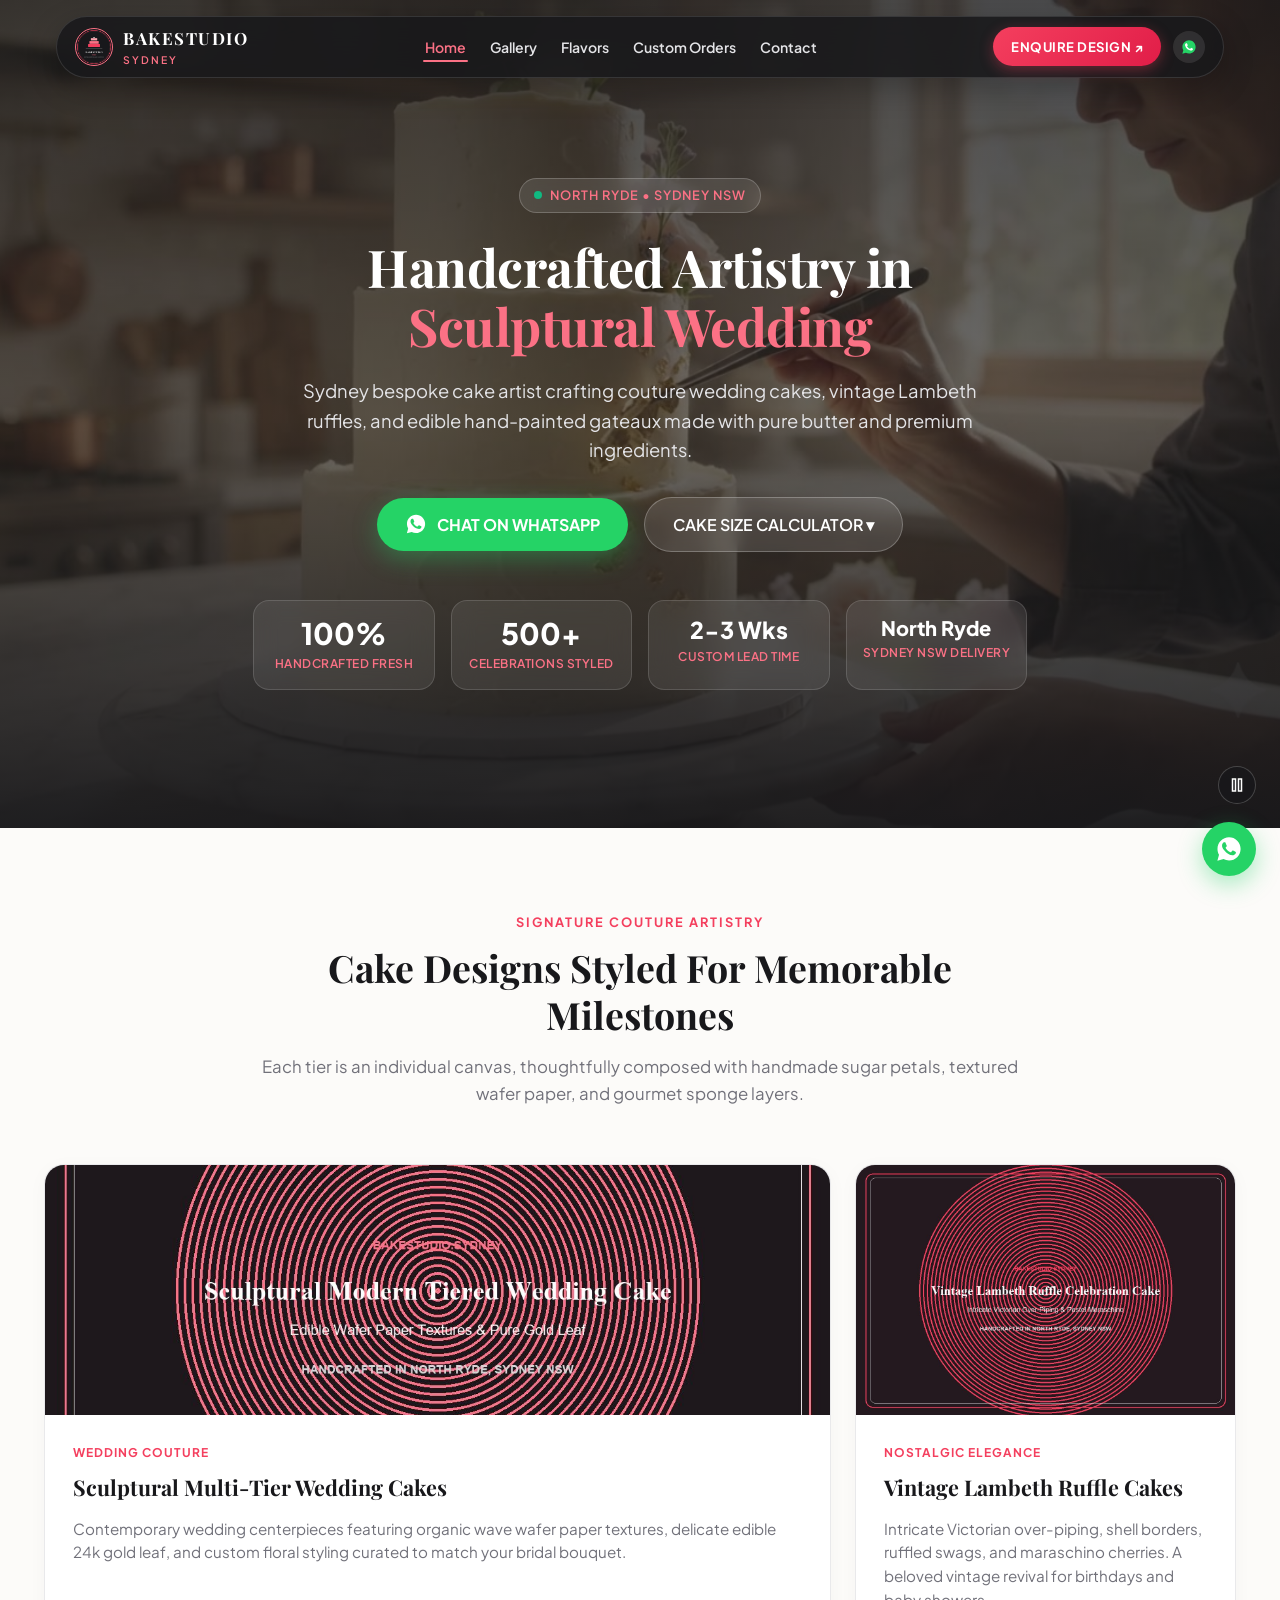
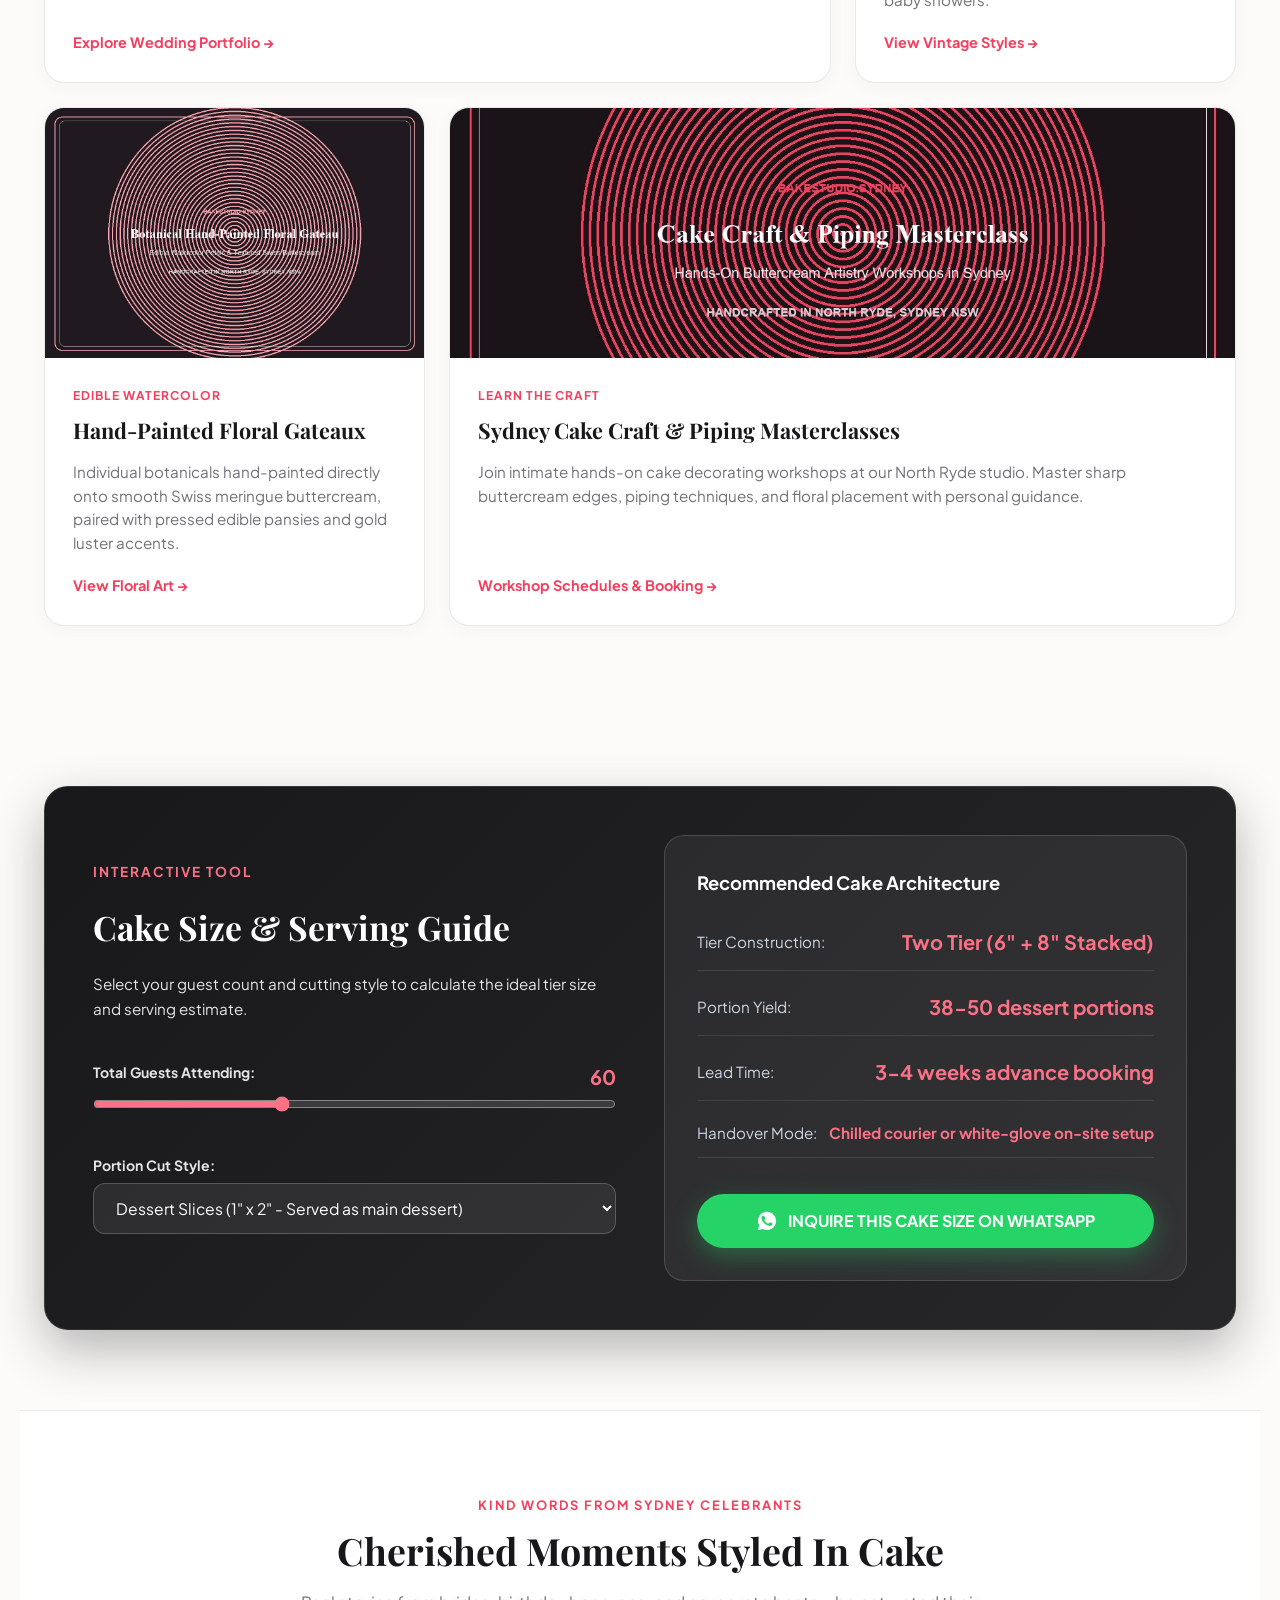
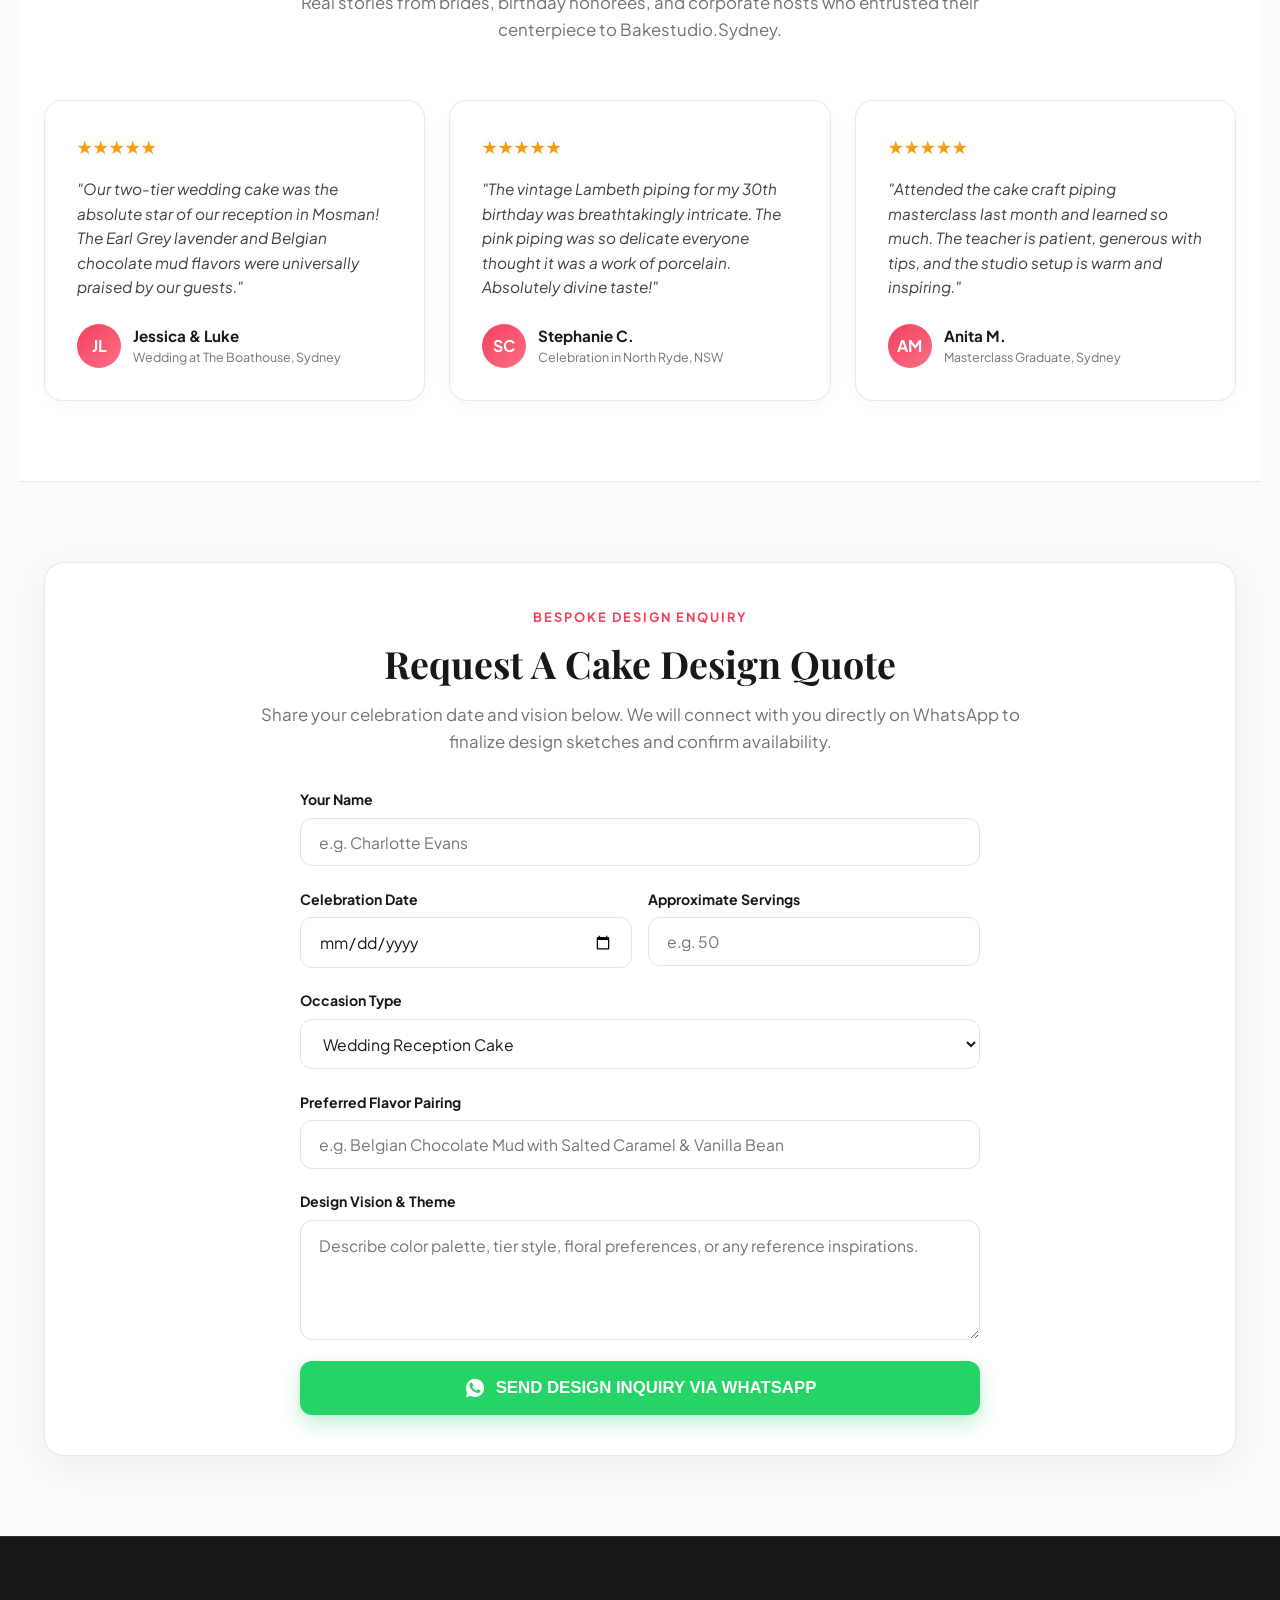
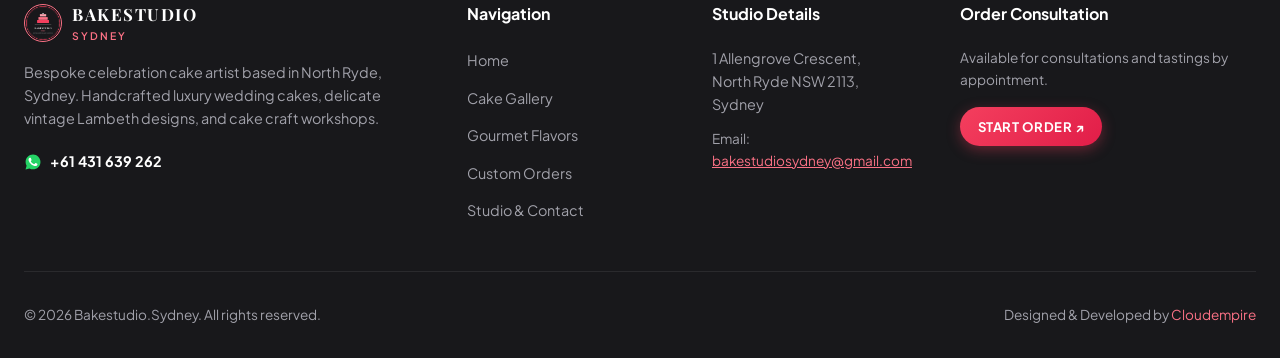
<file: index.html>
<!DOCTYPE html>
<html lang="en">
<head>
  <meta charset="UTF-8">
  <meta name="viewport" content="width=device-width, initial-scale=1.0">
  <title>Bakestudio.Sydney | Bespoke Celebration Cakes & Wedding Cake Artist</title>
  <meta name="description" content="Sydney bespoke custom celebration cakes, multi-tier sculptural wedding cakes, vintage Lambeth piping, and cake craft masterclasses based in North Ryde, NSW.">
  
  <!-- Multi-res Favicon Suite -->
  <link rel="icon" type="image/svg+xml" href="assets/images/favicon.svg">
  <link rel="icon" type="image/png" sizes="32x32" href="assets/images/favicon-32x32.png">
  <link rel="shortcut icon" href="assets/images/favicon.ico">
  <link rel="apple-touch-icon" sizes="180x180" href="assets/images/apple-touch-icon.png">

  <!-- Google Fonts -->
  <link rel="preconnect" href="https://fonts.googleapis.com">
  <link rel="preconnect" href="https://fonts.gstatic.com" crossorigin>
  <link href="https://fonts.googleapis.com/css2?family=Playfair+Display:ital,wght@0,600;0,700;0,800;1,600&family=Plus+Jakarta+Sans:wght@400;500;600;700;800&display=swap" rel="stylesheet">

  <link rel="stylesheet" href="assets/css/style.css">
</head>
<body>

  <!-- Floating Frosted Pill Header -->
  <header class="site-header">
    <div class="header-container">
      <a href="index.html" class="brand-block">
        <img src="assets/images/logo.png" alt="Bakestudio Emblem" class="brand-emblem">
        <div class="brand-info">
          <span class="brand-name">BAKESTUDIO</span>
          <span class="brand-sub">SYDNEY</span>
        </div>
      </a>

      <nav>
        <ul class="nav-links">
          <li><a href="index.html" class="nav-link active">Home</a></li>
          <li><a href="gallery.html" class="nav-link">Gallery</a></li>
          <li><a href="flavors.html" class="nav-link">Flavors</a></li>
          <li><a href="custom-orders.html" class="nav-link">Custom Orders</a></li>
          <li><a href="contact.html" class="nav-link">Contact</a></li>
        </ul>
      </nav>

      <div class="header-actions">
        <a href="custom-orders.html" class="btn-cta-pill">ENQUIRE DESIGN ↗</a>
        <div class="social-circle-icons">
          <a href="https://wa.me/61431639262" target="_blank" rel="noopener noreferrer" class="social-circle-btn" aria-label="WhatsApp">
            <svg viewBox="0 0 24 24" fill="none"><path d="M12.04 2C6.58 2 2.13 6.45 2.13 11.91C2.13 13.66 2.59 15.36 3.45 16.86L2.05 22L7.3 20.62C8.75 21.41 10.38 21.83 12.04 21.83C17.5 21.83 21.95 17.38 21.95 11.92C21.95 9.27 20.92 6.78 19.05 4.91C17.18 3.03 14.69 2 12.04 2Z" fill="#25D366"/><path d="M17.52 14.33C17.22 14.18 15.76 13.46 15.49 13.36C15.22 13.26 15.02 13.21 14.82 13.51C14.62 13.81 14.05 14.48 13.88 14.68C13.71 14.88 13.53 14.9 13.23 14.75C12.93 14.6 11.97 14.28 10.83 13.27C9.95 12.48 9.35 11.51 9.18 11.21C9.01 10.91 9.16 10.75 9.31 10.6C9.45 10.46 9.61 10.24 9.76 10.07C9.91 9.9 9.96 9.77 10.06 9.57C10.16 9.37 10.11 9.2 10.04 9.05C9.96 8.9 9.36 7.43 9.11 6.83C8.87 6.25 8.63 6.33 8.44 6.32C8.26 6.31 8.06 6.31 7.86 6.31C7.66 6.31 7.33 6.39 7.06 6.68C6.79 6.98 6.03 7.69 6.03 9.14C6.03 10.59 7.08 11.99 7.23 12.19C7.38 12.39 9.3 15.34 12.24 16.61C12.94 16.91 13.49 17.09 13.91 17.23C14.61 17.45 15.25 17.42 15.75 17.34C16.31 17.26 17.47 16.64 17.71 15.96C17.96 15.29 17.96 14.71 17.88 14.59C17.81 14.47 17.67 14.41 17.52 14.33Z" fill="#FFFFFF"/></svg>
          </a>
        </div>
        <button class="hamburger-toggle" aria-label="Toggle navigation" aria-expanded="false">
          <svg viewBox="0 0 24 24" fill="none" stroke="currentColor" stroke-width="2"><line x1="3" y1="12" x2="21" y2="12"></line><line x1="3" y1="6" x2="21" y2="6"></line><line x1="3" y1="18" x2="21" y2="18"></line></svg>
        </button>
      </div>
    </div>
  </header>

  <!-- 16:9 Gemini Video Hero Section -->
  <section class="hero-section">
    <div class="video-container">
      <video class="hero-video" autoplay muted loop playsinline poster="assets/images/hero-poster.jpg">
        <source src="assets/videos/hero.mp4" type="video/mp4">
      </video>
      <div class="video-overlay"></div>
    </div>

    <button class="video-control-btn" aria-label="Play or pause video">
      <svg width="18" height="18" viewBox="0 0 24 24" fill="none" stroke="currentColor" stroke-width="2"><rect x="6" y="4" width="4" height="16"></rect><rect x="14" y="4" width="4" height="16"></rect></svg>
    </button>

    <div class="hero-content">
      <div class="hero-badge">
        <span class="live-beacon"></span>
        <span>NORTH RYDE • SYDNEY NSW</span>
      </div>

      <h1 class="hero-title">
        Handcrafted Artistry in <br>
        <span class="dynamic-typewriter" style="color: var(--color-accent-light);">Sculptural Wedding Cakes</span>
      </h1>

      <p class="hero-subtitle">
        Sydney bespoke cake artist crafting couture wedding cakes, vintage Lambeth ruffles, and edible hand-painted gateaux made with pure butter and premium ingredients.
      </p>

      <div class="hero-actions">
        <a href="https://wa.me/61431639262?text=Hi%20Bakestudio.Sydney!%20I%20would%20like%20to%20enquire%20about%20a%20custom%20cake%20design%20for%20my%20upcoming%20celebration." target="_blank" rel="noopener noreferrer" class="btn-hero-primary">
          <svg width="22" height="22" viewBox="0 0 24 24" fill="none"><path d="M12.04 2C6.58 2 2.13 6.45 2.13 11.91C2.13 13.66 2.59 15.36 3.45 16.86L2.05 22L7.3 20.62C8.75 21.41 10.38 21.83 12.04 21.83C17.5 21.83 21.95 17.38 21.95 11.92C21.95 9.27 20.92 6.78 19.05 4.91C17.18 3.03 14.69 2 12.04 2Z" fill="#FFFFFF"/><path d="M17.52 14.33C17.22 14.18 15.76 13.46 15.49 13.36C15.22 13.26 15.02 13.21 14.82 13.51C14.62 13.81 14.05 14.48 13.88 14.68C13.71 14.88 13.53 14.9 13.23 14.75C12.93 14.6 11.97 14.28 10.83 13.27C9.95 12.48 9.35 11.51 9.18 11.21C9.01 10.91 9.16 10.75 9.31 10.6C9.45 10.46 9.61 10.24 9.76 10.07C9.91 9.9 9.96 9.77 10.06 9.57C10.16 9.37 10.11 9.2 10.04 9.05C9.96 8.9 9.36 7.43 9.11 6.83C8.87 6.25 8.63 6.33 8.44 6.32C8.26 6.31 8.06 6.31 7.86 6.31C7.66 6.31 7.33 6.39 7.06 6.68C6.79 6.98 6.03 7.69 6.03 9.14C6.03 10.59 7.08 11.99 7.23 12.19C7.38 12.39 9.3 15.34 12.24 16.61C12.94 16.91 13.49 17.09 13.91 17.23C14.61 17.45 15.25 17.42 15.75 17.34C16.31 17.26 17.47 16.64 17.71 15.96C17.96 15.29 17.96 14.71 17.88 14.59C17.81 14.47 17.67 14.41 17.52 14.33Z" fill="#25D366"/></svg>
          <span>CHAT ON WHATSAPP</span>
        </a>
        <a href="#cake-calculator" class="btn-hero-secondary">CAKE SIZE CALCULATOR ▾</a>
      </div>

      <!-- 4 Telemetry Stats (Fold Guarantee) -->
      <div class="hero-telemetry-grid">
        <div class="hero-stat-card">
          <div class="stat-number stat-counter" data-target="100" data-suffix="%">100%</div>
          <div class="stat-label">Handcrafted Fresh</div>
        </div>
        <div class="hero-stat-card">
          <div class="stat-number stat-counter" data-target="500" data-suffix="+">500+</div>
          <div class="stat-label">Celebrations Styled</div>
        </div>
        <div class="hero-stat-card">
          <div class="stat-number" style="font-size: 1.45rem; color: #ffffff;">2-3 Wks</div>
          <div class="stat-label">Custom Lead Time</div>
        </div>
        <div class="hero-stat-card">
          <div class="stat-number" style="font-size: 1.25rem; color: #ffffff;">North Ryde</div>
          <div class="stat-label">Sydney NSW Delivery</div>
        </div>
      </div>
    </div>
  </section>

  <!-- Core Cake Artistry Bento Grid -->
  <section class="section">
    <div class="section-header">
      <span class="section-tag">SIGNATURE COUTURE ARTISTRY</span>
      <h2 class="section-title">Cake Designs Styled For Memorable Milestones</h2>
      <p class="section-desc">Each tier is an individual canvas, thoughtfully composed with handmade sugar petals, textured wafer paper, and gourmet sponge layers.</p>
    </div>

    <div class="bento-grid">
      <!-- Item 1: Luxury Wedding -->
      <div class="bento-card col-span-8">
        <img src="assets/images/cake-wedding-luxury.jpg" alt="Wedding Cakes" class="bento-img" loading="lazy" decoding="async">
        <div class="bento-body">
          <span class="bento-tag">WEDDING COUTURE</span>
          <h3 class="bento-title">Sculptural Multi-Tier Wedding Cakes</h3>
          <p class="bento-text">Contemporary wedding centerpieces featuring organic wave wafer paper textures, delicate edible 24k gold leaf, and custom floral styling curated to match your bridal bouquet.</p>
          <a href="gallery.html" class="btn-card-inquire">Explore Wedding Portfolio →</a>
        </div>
      </div>

      <!-- Item 2: Vintage Lambeth -->
      <div class="bento-card col-span-4">
        <img src="assets/images/cake-vintage-lambeth.jpg" alt="Vintage Lambeth" class="bento-img" loading="lazy" decoding="async">
        <div class="bento-body">
          <span class="bento-tag">NOSTALGIC ELEGANCE</span>
          <h3 class="bento-title">Vintage Lambeth Ruffle Cakes</h3>
          <p class="bento-text">Intricate Victorian over-piping, shell borders, ruffled swags, and maraschino cherries. A beloved vintage revival for birthdays and baby showers.</p>
          <a href="gallery.html" class="btn-card-inquire">View Vintage Styles →</a>
        </div>
      </div>

      <!-- Item 3: Hand-Painted Floral -->
      <div class="bento-card col-span-4">
        <img src="assets/images/cake-floral-painted.jpg" alt="Painted Cakes" class="bento-img" loading="lazy" decoding="async">
        <div class="bento-body">
          <span class="bento-tag">EDIBLE WATERCOLOR</span>
          <h3 class="bento-title">Hand-Painted Floral Gateaux</h3>
          <p class="bento-text">Individual botanicals hand-painted directly onto smooth Swiss meringue buttercream, paired with pressed edible pansies and gold luster accents.</p>
          <a href="gallery.html" class="btn-card-inquire">View Floral Art →</a>
        </div>
      </div>

      <!-- Item 4: Masterclasses -->
      <div class="bento-card col-span-8">
        <img src="assets/images/cake-masterclass.jpg" alt="Cake Masterclass" class="bento-img" loading="lazy" decoding="async">
        <div class="bento-body">
          <span class="bento-tag">LEARN THE CRAFT</span>
          <h3 class="bento-title">Sydney Cake Craft & Piping Masterclasses</h3>
          <p class="bento-text">Join intimate hands-on cake decorating workshops at our North Ryde studio. Master sharp buttercream edges, piping techniques, and floral placement with personal guidance.</p>
          <a href="contact.html" class="btn-card-inquire">Workshop Schedules & Booking →</a>
        </div>
      </div>
    </div>
  </section>

  <!-- Interactive Cake Size & Serving Calculator -->
  <section class="section" id="cake-calculator">
    <div class="estimator-card">
      <div class="estimator-grid">
        <div class="estimator-controls">
          <span style="color: var(--color-accent-light); font-weight: 700; letter-spacing: 2px; font-size: 0.85rem; text-transform: uppercase;">INTERACTIVE TOOL</span>
          <h2 style="font-family: var(--font-serif); font-size: 2.1rem; line-height: 1.25; font-weight: 700;">Cake Size & Serving Guide</h2>
          <p style="color: #e4e4e7; font-size: 0.95rem;">Select your guest count and cutting style to calculate the ideal tier size and serving estimate.</p>

          <div class="form-group" style="margin-top: 1rem;">
            <label class="form-label" style="color: #e4e4e7; display: flex; justify-content: space-between;">
              <span>Total Guests Attending:</span>
              <strong id="cakeGuestVal" style="color: #fb7185; font-size: 1.25rem;">60</strong>
            </label>
            <input type="range" id="cakeGuestSlider" min="10" max="150" step="5" value="60" style="width: 100%; accent-color: var(--color-accent-light); cursor: pointer; height: 8px;">
          </div>

          <div class="form-group">
            <label class="form-label" style="color: #e4e4e7;">Portion Cut Style:</label>
            <select id="portionType" class="form-control" style="background: rgba(255,255,255,0.08); color: #ffffff; border-color: rgba(255,255,255,0.2);">
              <option value="dessert" style="background: #18181b;">Dessert Slices (1" x 2" - Served as main dessert)</option>
              <option value="coffee" style="background: #18181b;">Coffee / Cocktail Slices (1" x 1" - Following a full meal)</option>
            </select>
          </div>
        </div>

        <div class="estimator-output">
          <h3 style="font-size: 1.15rem; font-weight: 700; color: #ffffff; margin-bottom: 0.5rem;">Recommended Cake Architecture</h3>
          
          <div class="calc-row">
            <span class="calc-label">Tier Construction:</span>
            <span class="calc-val" id="outTiers">Two Tier (6" + 8" Stacked)</span>
          </div>
          <div class="calc-row">
            <span class="calc-label">Portion Yield:</span>
            <span class="calc-val" id="outServings">38-50 dessert portions</span>
          </div>
          <div class="calc-row">
            <span class="calc-label">Lead Time:</span>
            <span class="calc-val" id="outLeadTime">3-4 weeks advance booking</span>
          </div>
          <div class="calc-row">
            <span class="calc-label">Handover Mode:</span>
            <span class="calc-val" id="outSetup" style="font-size: 0.95rem;">Chilled courier or white-glove setup</span>
          </div>

          <a id="btnCakeEstimateWa" href="https://wa.me/61431639262" target="_blank" rel="noopener noreferrer" class="btn-hero-primary" style="margin-top: 1rem; width: 100%; justify-content: center;">
            <svg width="22" height="22" viewBox="0 0 24 24" fill="none"><path d="M12.04 2C6.58 2 2.13 6.45 2.13 11.91C2.13 13.66 2.59 15.36 3.45 16.86L2.05 22L7.3 20.62C8.75 21.41 10.38 21.83 12.04 21.83C17.5 21.83 21.95 17.38 21.95 11.92C21.95 9.27 20.92 6.78 19.05 4.91C17.18 3.03 14.69 2 12.04 2Z" fill="#FFFFFF"/><path d="M17.52 14.33C17.22 14.18 15.76 13.46 15.49 13.36C15.22 13.26 15.02 13.21 14.82 13.51C14.62 13.81 14.05 14.48 13.88 14.68C13.71 14.88 13.53 14.9 13.23 14.75C12.93 14.6 11.97 14.28 10.83 13.27C9.95 12.48 9.35 11.51 9.18 11.21C9.01 10.91 9.16 10.75 9.31 10.6C9.45 10.46 9.61 10.24 9.76 10.07C9.91 9.9 9.96 9.77 10.06 9.57C10.16 9.37 10.11 9.2 10.04 9.05C9.96 8.9 9.36 7.43 9.11 6.83C8.87 6.25 8.63 6.33 8.44 6.32C8.26 6.31 8.06 6.31 7.86 6.31C7.66 6.31 7.33 6.39 7.06 6.68C6.79 6.98 6.03 7.69 6.03 9.14C6.03 10.59 7.08 11.99 7.23 12.19C7.38 12.39 9.3 15.34 12.24 16.61C12.94 16.91 13.49 17.09 13.91 17.23C14.61 17.45 15.25 17.42 15.75 17.34C16.31 17.26 17.47 16.64 17.71 15.96C17.96 15.29 17.96 14.71 17.88 14.59C17.81 14.47 17.67 14.41 17.52 14.33Z" fill="#25D366"/></svg>
            <span>INQUIRE THIS CAKE SIZE ON WHATSAPP</span>
          </a>
        </div>
      </div>
    </div>
  </section>

  <!-- Verified Client Reviews -->
  <section class="section section-alt">
    <div class="section-header">
      <span class="section-tag">KIND WORDS FROM SYDNEY CELEBRANTS</span>
      <h2 class="section-title">Cherished Moments Styled In Cake</h2>
      <p class="section-desc">Real stories from brides, birthday honorees, and corporate hosts who entrusted their centerpiece to Bakestudio.Sydney.</p>
    </div>

    <div class="reviews-grid">
      <div class="review-card">
        <div>
          <div class="review-stars">★★★★★</div>
          <p class="review-quote">"Our two-tier wedding cake was the absolute star of our reception in Mosman! The Earl Grey lavender and Belgian chocolate mud flavors were universally praised by our guests."</p>
        </div>
        <div class="reviewer-meta">
          <div class="reviewer-avatar">JL</div>
          <div>
            <div class="reviewer-name">Jessica & Luke</div>
            <div class="reviewer-sub">Wedding at The Boathouse, Sydney</div>
          </div>
        </div>
      </div>

      <div class="review-card">
        <div>
          <div class="review-stars">★★★★★</div>
          <p class="review-quote">"The vintage Lambeth piping for my 30th birthday was breathtakingly intricate. The pink piping was so delicate everyone thought it was a work of porcelain. Absolutely divine taste!"</p>
        </div>
        <div class="reviewer-meta">
          <div class="reviewer-avatar">SC</div>
          <div>
            <div class="reviewer-name">Stephanie C.</div>
            <div class="reviewer-sub">Celebration in North Ryde, NSW</div>
          </div>
        </div>
      </div>

      <div class="review-card">
        <div>
          <div class="review-stars">★★★★★</div>
          <p class="review-quote">"Attended the cake craft piping masterclass last month and learned so much. The teacher is patient, generous with tips, and the studio setup is warm and inspiring."</p>
        </div>
        <div class="reviewer-meta">
          <div class="reviewer-avatar">AM</div>
          <div>
            <div class="reviewer-name">Anita M.</div>
            <div class="reviewer-sub">Masterclass Graduate, Sydney</div>
          </div>
        </div>
      </div>
    </div>
  </section>

  <!-- Quote Intake Form -->
  <section class="section">
    <div class="contact-form-card">
      <div class="section-header" style="margin-bottom: 2rem;">
        <span class="section-tag">BESPOKE DESIGN ENQUIRY</span>
        <h2 class="section-title">Request A Cake Design Quote</h2>
        <p class="section-desc">Share your celebration date and vision below. We will connect with you directly on WhatsApp to finalize design sketches and confirm availability.</p>
      </div>

      <form id="cakeQuoteForm" style="max-width: 680px; margin: 0 auto;">
        <div class="form-group">
          <label for="quoteName" class="form-label">Your Name</label>
          <input type="text" id="quoteName" class="form-control" placeholder="e.g. Charlotte Evans" required>
        </div>

        <div style="display: grid; grid-template-columns: 1fr 1fr; gap: 1rem;">
          <div class="form-group">
            <label for="quoteDate" class="form-label">Celebration Date</label>
            <input type="date" id="quoteDate" class="form-control" required>
          </div>
          <div class="form-group">
            <label for="quoteGuests" class="form-label">Approximate Servings</label>
            <input type="number" id="quoteGuests" class="form-control" placeholder="e.g. 50" required>
          </div>
        </div>

        <div class="form-group">
          <label for="quoteOccasion" class="form-label">Occasion Type</label>
          <select id="quoteOccasion" class="form-control">
            <option value="Wedding Cake">Wedding Reception Cake</option>
            <option value="Birthday Celebration">Milestone Birthday Cake</option>
            <option value="Vintage Lambeth Cake">Vintage Lambeth Ruffle Cake</option>
            <option value="Floral Hand-Painted Cake">Hand-Painted Floral Gateau</option>
            <option value="Masterclass Inquiry">Cake Craft Masterclass Inquiry</option>
            <option value="Corporate Event">Corporate Celebration Cake</option>
          </select>
        </div>

        <div class="form-group">
          <label for="quoteFlavors" class="form-label">Preferred Flavor Pairing</label>
          <input type="text" id="quoteFlavors" class="form-control" placeholder="e.g. Belgian Chocolate Mud with Salted Caramel & Vanilla Bean">
        </div>

        <div class="form-group">
          <label for="quoteVision" class="form-label">Design Vision & Theme</label>
          <textarea id="quoteVision" class="form-control" placeholder="Describe color palette, tier style, floral preferences, or any reference inspirations."></textarea>
        </div>

        <button type="submit" class="btn-form-submit">
          <svg width="22" height="22" viewBox="0 0 24 24" fill="none"><path d="M12.04 2C6.58 2 2.13 6.45 2.13 11.91C2.13 13.66 2.59 15.36 3.45 16.86L2.05 22L7.3 20.62C8.75 21.41 10.38 21.83 12.04 21.83C17.5 21.83 21.95 17.38 21.95 11.92C21.95 9.27 20.92 6.78 19.05 4.91C17.18 3.03 14.69 2 12.04 2Z" fill="#FFFFFF"/><path d="M17.52 14.33C17.22 14.18 15.76 13.46 15.49 13.36C15.22 13.26 15.02 13.21 14.82 13.51C14.62 13.81 14.05 14.48 13.88 14.68C13.71 14.88 13.53 14.9 13.23 14.75C12.93 14.6 11.97 14.28 10.83 13.27C9.95 12.48 9.35 11.51 9.18 11.21C9.01 10.91 9.16 10.75 9.31 10.6C9.45 10.46 9.61 10.24 9.76 10.07C9.91 9.9 9.96 9.77 10.06 9.57C10.16 9.37 10.11 9.2 10.04 9.05C9.96 8.9 9.36 7.43 9.11 6.83C8.87 6.25 8.63 6.33 8.44 6.32C8.26 6.31 8.06 6.31 7.86 6.31C7.66 6.31 7.33 6.39 7.06 6.68C6.79 6.98 6.03 7.69 6.03 9.14C6.03 10.59 7.08 11.99 7.23 12.19C7.38 12.39 9.3 15.34 12.24 16.61C12.94 16.91 13.49 17.09 13.91 17.23C14.61 17.45 15.25 17.42 15.75 17.34C16.31 17.26 17.47 16.64 17.71 15.96C17.96 15.29 17.96 14.71 17.88 14.59C17.81 14.47 17.67 14.41 17.52 14.33Z" fill="#25D366"/></svg>
          <span>SEND DESIGN INQUIRY VIA WHATSAPP</span>
        </button>
      </form>
    </div>
  </section>

  <!-- Floating WA Button -->
  <a href="https://wa.me/61431639262" target="_blank" rel="noopener noreferrer" class="floating-wa-btn" aria-label="Message on WhatsApp">
    <svg width="28" height="28" viewBox="0 0 24 24" fill="none"><path d="M12.04 2C6.58 2 2.13 6.45 2.13 11.91C2.13 13.66 2.59 15.36 3.45 16.86L2.05 22L7.3 20.62C8.75 21.41 10.38 21.83 12.04 21.83C17.5 21.83 21.95 17.38 21.95 11.92C21.95 9.27 20.92 6.78 19.05 4.91C17.18 3.03 14.69 2 12.04 2Z" fill="#FFFFFF"/><path d="M17.52 14.33C17.22 14.18 15.76 13.46 15.49 13.36C15.22 13.26 15.02 13.21 14.82 13.51C14.62 13.81 14.05 14.48 13.88 14.68C13.71 14.88 13.53 14.9 13.23 14.75C12.93 14.6 11.97 14.28 10.83 13.27C9.95 12.48 9.35 11.51 9.18 11.21C9.01 10.91 9.16 10.75 9.31 10.6C9.45 10.46 9.61 10.24 9.76 10.07C9.91 9.9 9.96 9.77 10.06 9.57C10.16 9.37 10.11 9.2 10.04 9.05C9.96 8.9 9.36 7.43 9.11 6.83C8.87 6.25 8.63 6.33 8.44 6.32C8.26 6.31 8.06 6.31 7.86 6.31C7.66 6.31 7.33 6.39 7.06 6.68C6.79 6.98 6.03 7.69 6.03 9.14C6.03 10.59 7.08 11.99 7.23 12.19C7.38 12.39 9.3 15.34 12.24 16.61C12.94 16.91 13.49 17.09 13.91 17.23C14.61 17.45 15.25 17.42 15.75 17.34C16.31 17.26 17.47 16.64 17.71 15.96C17.96 15.29 17.96 14.71 17.88 14.59C17.81 14.47 17.67 14.41 17.52 14.33Z" fill="#25D366"/></svg>
  </a>

  <!-- Footer -->
  <footer class="site-footer">
    <div class="footer-container">
      <div class="footer-col">
        <div class="brand-block" style="margin-bottom: 1rem;">
          <img src="assets/images/logo.png" alt="Bakestudio Emblem" class="brand-emblem">
          <div class="brand-info">
            <span class="brand-name">BAKESTUDIO</span>
            <span class="brand-sub">SYDNEY</span>
          </div>
        </div>
        <p style="font-size: 0.9rem; line-height: 1.6; margin-bottom: 1.25rem;">
          Bespoke celebration cake artist based in North Ryde, Sydney. Handcrafted luxury wedding cakes, delicate vintage Lambeth designs, and cake craft workshops.
        </p>
        <p style="font-size: 0.9rem; display: flex; align-items: center; gap: 8px;">
          <svg width="18" height="18" viewBox="0 0 24 24" fill="none"><path d="M12.04 2C6.58 2 2.13 6.45 2.13 11.91C2.13 13.66 2.59 15.36 3.45 16.86L2.05 22L7.3 20.62C8.75 21.41 10.38 21.83 12.04 21.83C17.5 21.83 21.95 17.38 21.95 11.92C21.95 9.27 20.92 6.78 19.05 4.91C17.18 3.03 14.69 2 12.04 2Z" fill="#25D366"/><path d="M17.52 14.33C17.22 14.18 15.76 13.46 15.49 13.36C15.22 13.26 15.02 13.21 14.82 13.51C14.62 13.81 14.05 14.48 13.88 14.68C13.71 14.88 13.53 14.9 13.23 14.75C12.93 14.6 11.97 14.28 10.83 13.27C9.95 12.48 9.35 11.51 9.18 11.21C9.01 10.91 9.16 10.75 9.31 10.6C9.45 10.46 9.61 10.24 9.76 10.07C9.91 9.9 9.96 9.77 10.06 9.57C10.16 9.37 10.11 9.2 10.04 9.05C9.96 8.9 9.36 7.43 9.11 6.83C8.87 6.25 8.63 6.33 8.44 6.32C8.26 6.31 8.06 6.31 7.86 6.31C7.66 6.31 7.33 6.39 7.06 6.68C6.79 6.98 6.03 7.69 6.03 9.14C6.03 10.59 7.08 11.99 7.23 12.19C7.38 12.39 9.3 15.34 12.24 16.61C12.94 16.91 13.49 17.09 13.91 17.23C14.61 17.45 15.25 17.42 15.75 17.34C16.31 17.26 17.47 16.64 17.71 15.96C17.96 15.29 17.96 14.71 17.88 14.59C17.81 14.47 17.67 14.41 17.52 14.33Z" fill="#FFFFFF"/></svg>
          <a href="tel:+61431639262" style="color: #ffffff; text-decoration: none; font-weight: 700;">+61 431 639 262</a>
        </p>
      </div>

      <div class="footer-col">
        <h4>Navigation</h4>
        <ul class="footer-links">
          <li><a href="index.html">Home</a></li>
          <li><a href="gallery.html">Cake Gallery</a></li>
          <li><a href="flavors.html">Gourmet Flavors</a></li>
          <li><a href="custom-orders.html">Custom Orders</a></li>
          <li><a href="contact.html">Studio & Contact</a></li>
        </ul>
      </div>

      <div class="footer-col">
        <h4>Studio Details</h4>
        <p style="font-size: 0.9rem; line-height: 1.6; margin-bottom: 0.75rem;">
          1 Allengrove Crescent,<br>
          North Ryde NSW 2113, Sydney
        </p>
        <p style="font-size: 0.85rem; color: #a1a1aa;">
          Email: <a href="mailto:bakestudiosydney@gmail.com" style="color: #fb7185;">bakestudiosydney@gmail.com</a>
        </p>
      </div>

      <div class="footer-col">
        <h4>Order Consultation</h4>
        <p style="font-size: 0.85rem; color: #a1a1aa; margin-bottom: 1rem;">Available for consultations and tastings by appointment.</p>
        <a href="custom-orders.html" class="btn-cta-pill" style="display: inline-block;">START ORDER ↗</a>
      </div>
    </div>

    <div class="footer-bottom">
      <span>© 2026 Bakestudio.Sydney. All rights reserved.</span>
      <span>Designed & Developed by <a href="https://cloudempire.tech/" target="_blank" rel="noopener noreferrer">Cloudempire</a></span>
    </div>
  </footer>

  <script src="assets/js/main.js"></script>
</body>
</html>
</file>
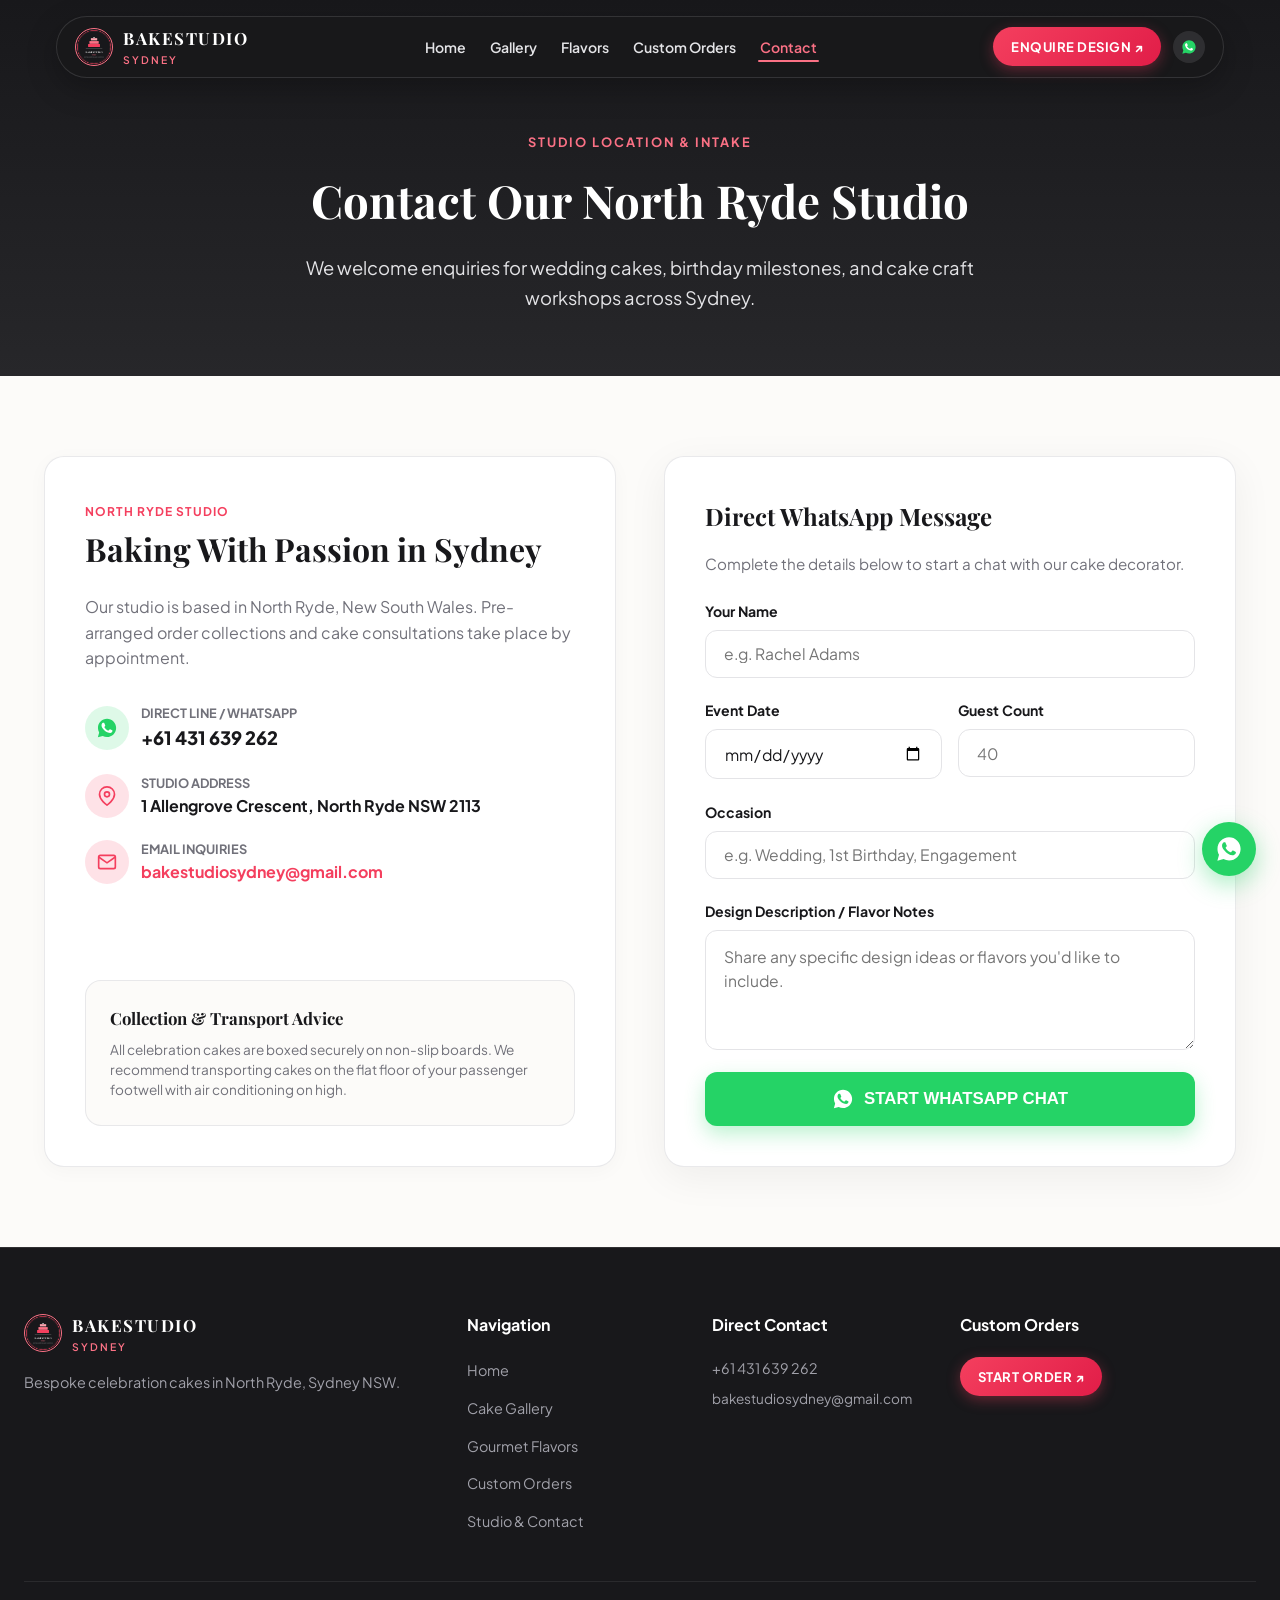
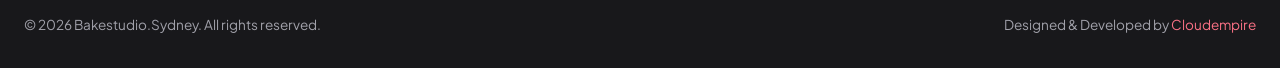
<file: contact.html>
<!DOCTYPE html>
<html lang="en">
<head>
  <meta charset="UTF-8">
  <meta name="viewport" content="width=device-width, initial-scale=1.0">
  <title>Studio & Contact | Bakestudio.Sydney</title>
  <meta name="description" content="Contact Bakestudio.Sydney cake studio in North Ryde, NSW. Direct WhatsApp intake, studio address, email, and consultation appointments.">
  
  <link rel="icon" type="image/svg+xml" href="assets/images/favicon.svg">
  <link rel="icon" type="image/png" sizes="32x32" href="assets/images/favicon-32x32.png">
  <link rel="shortcut icon" href="assets/images/favicon.ico">
  <link rel="apple-touch-icon" sizes="180x180" href="assets/images/apple-touch-icon.png">

  <link rel="preconnect" href="https://fonts.googleapis.com">
  <link rel="preconnect" href="https://fonts.gstatic.com" crossorigin>
  <link href="https://fonts.googleapis.com/css2?family=Playfair+Display:ital,wght@0,600;0,700;0,800;1,600&family=Plus+Jakarta+Sans:wght@400;500;600;700;800&display=swap" rel="stylesheet">

  <link rel="stylesheet" href="assets/css/style.css">
</head>
<body>

  <!-- Floating Frosted Pill Header -->
  <header class="site-header">
    <div class="header-container">
      <a href="index.html" class="brand-block">
        <img src="assets/images/logo.png" alt="Bakestudio Emblem" class="brand-emblem">
        <div class="brand-info">
          <span class="brand-name">BAKESTUDIO</span>
          <span class="brand-sub">SYDNEY</span>
        </div>
      </a>

      <nav>
        <ul class="nav-links">
          <li><a href="index.html" class="nav-link">Home</a></li>
          <li><a href="gallery.html" class="nav-link">Gallery</a></li>
          <li><a href="flavors.html" class="nav-link">Flavors</a></li>
          <li><a href="custom-orders.html" class="nav-link">Custom Orders</a></li>
          <li><a href="contact.html" class="nav-link active">Contact</a></li>
        </ul>
      </nav>

      <div class="header-actions">
        <a href="custom-orders.html" class="btn-cta-pill">ENQUIRE DESIGN ↗</a>
        <div class="social-circle-icons">
          <a href="https://wa.me/61431639262" target="_blank" rel="noopener noreferrer" class="social-circle-btn" aria-label="WhatsApp">
            <svg viewBox="0 0 24 24" fill="none"><path d="M12.04 2C6.58 2 2.13 6.45 2.13 11.91C2.13 13.66 2.59 15.36 3.45 16.86L2.05 22L7.3 20.62C8.75 21.41 10.38 21.83 12.04 21.83C17.5 21.83 21.95 17.38 21.95 11.92C21.95 9.27 20.92 6.78 19.05 4.91C17.18 3.03 14.69 2 12.04 2Z" fill="#25D366"/><path d="M17.52 14.33C17.22 14.18 15.76 13.46 15.49 13.36C15.22 13.26 15.02 13.21 14.82 13.51C14.62 13.81 14.05 14.48 13.88 14.68C13.71 14.88 13.53 14.9 13.23 14.75C12.93 14.6 11.97 14.28 10.83 13.27C9.95 12.48 9.35 11.51 9.18 11.21C9.01 10.91 9.16 10.75 9.31 10.6C9.45 10.46 9.61 10.24 9.76 10.07C9.91 9.9 9.96 9.77 10.06 9.57C10.16 9.37 10.11 9.2 10.04 9.05C9.96 8.9 9.36 7.43 9.11 6.83C8.87 6.25 8.63 6.33 8.44 6.32C8.26 6.31 8.06 6.31 7.86 6.31C7.66 6.31 7.33 6.39 7.06 6.68C6.79 6.98 6.03 7.69 6.03 9.14C6.03 10.59 7.08 11.99 7.23 12.19C7.38 12.39 9.3 15.34 12.24 16.61C12.94 16.91 13.49 17.09 13.91 17.23C14.61 17.45 15.25 17.42 15.75 17.34C16.31 17.26 17.47 16.64 17.71 15.96C17.96 15.29 17.96 14.71 17.88 14.59C17.81 14.47 17.67 14.41 17.52 14.33Z" fill="#FFFFFF"/></svg>
          </a>
        </div>
        <button class="hamburger-toggle" aria-label="Toggle navigation" aria-expanded="false">
          <svg viewBox="0 0 24 24" fill="none" stroke="currentColor" stroke-width="2"><line x1="3" y1="12" x2="21" y2="12"></line><line x1="3" y1="6" x2="21" y2="6"></line><line x1="3" y1="18" x2="21" y2="18"></line></svg>
        </button>
      </div>
    </div>
  </header>

  <!-- Subpage Banner -->
  <section class="subpage-banner">
    <span class="section-tag" style="color: var(--color-accent-light);">STUDIO LOCATION & INTAKE</span>
    <h1>Contact Our North Ryde Studio</h1>
    <p>We welcome enquiries for wedding cakes, birthday milestones, and cake craft workshops across Sydney.</p>
  </section>

  <!-- Studio & Contact Section -->
  <section class="section">
    <div class="estimator-grid" style="align-items: stretch;">
      <!-- Studio Details Card -->
      <div class="bento-card" style="padding: 2.5rem; justify-content: space-between;">
        <div>
          <span class="bento-tag">NORTH RYDE STUDIO</span>
          <h2 style="font-family: var(--font-serif); font-size: 2rem; font-weight: 700; color: var(--color-primary); margin-bottom: 1.25rem;">Baking With Passion in Sydney</h2>
          <p style="color: var(--color-text-muted); font-size: 1rem; line-height: 1.6; margin-bottom: 2rem;">
            Our studio is based in North Ryde, New South Wales. Pre-arranged order collections and cake consultations take place by appointment.
          </p>

          <div style="display: flex; flex-direction: column; gap: 1.25rem; margin-bottom: 2rem;">
            <div style="display: flex; align-items: center; gap: 12px;">
              <div style="width: 44px; height: 44px; border-radius: 50%; background: rgba(37, 211, 102, 0.15); display: flex; align-items: center; justify-content: center;">
                <svg width="22" height="22" viewBox="0 0 24 24" fill="none"><path d="M12.04 2C6.58 2 2.13 6.45 2.13 11.91C2.13 13.66 2.59 15.36 3.45 16.86L2.05 22L7.3 20.62C8.75 21.41 10.38 21.83 12.04 21.83C17.5 21.83 21.95 17.38 21.95 11.92C21.95 9.27 20.92 6.78 19.05 4.91C17.18 3.03 14.69 2 12.04 2Z" fill="#25D366"/><path d="M17.52 14.33C17.22 14.18 15.76 13.46 15.49 13.36C15.22 13.26 15.02 13.21 14.82 13.51C14.62 13.81 14.05 14.48 13.88 14.68C13.71 14.88 13.53 14.9 13.23 14.75C12.93 14.6 11.97 14.28 10.83 13.27C9.95 12.48 9.35 11.51 9.18 11.21C9.01 10.91 9.16 10.75 9.31 10.6C9.45 10.46 9.61 10.24 9.76 10.07C9.91 9.9 9.96 9.77 10.06 9.57C10.16 9.37 10.11 9.2 10.04 9.05C9.96 8.9 9.36 7.43 9.11 6.83C8.87 6.25 8.63 6.33 8.44 6.32C8.26 6.31 8.06 6.31 7.86 6.31C7.66 6.31 7.33 6.39 7.06 6.68C6.79 6.98 6.03 7.69 6.03 9.14C6.03 10.59 7.08 11.99 7.23 12.19C7.38 12.39 9.3 15.34 12.24 16.61C12.94 16.91 13.49 17.09 13.91 17.23C14.61 17.45 15.25 17.42 15.75 17.34C16.31 17.26 17.47 16.64 17.71 15.96C17.96 15.29 17.96 14.71 17.88 14.59C17.81 14.47 17.67 14.41 17.52 14.33Z" fill="#FFFFFF"/></svg>
              </div>
              <div>
                <div style="font-size: 0.8rem; font-weight: 700; color: #71717a; text-transform: uppercase;">Direct Line / WhatsApp</div>
                <a href="tel:+61431639262" style="font-size: 1.15rem; font-weight: 800; color: var(--color-primary); text-decoration: none;">+61 431 639 262</a>
              </div>
            </div>

            <div style="display: flex; align-items: center; gap: 12px;">
              <div style="width: 44px; height: 44px; border-radius: 50%; background: rgba(244, 63, 94, 0.15); display: flex; align-items: center; justify-content: center;">
                <svg width="20" height="20" viewBox="0 0 24 24" fill="none" stroke="var(--color-accent)" stroke-width="2"><path d="M21 10c0 7-9 13-9 13s-9-6-9-13a9 9 0 0 1 18 0z"></path><circle cx="12" cy="10" r="3"></circle></svg>
              </div>
              <div>
                <div style="font-size: 0.8rem; font-weight: 700; color: #71717a; text-transform: uppercase;">Studio Address</div>
                <span style="font-size: 1rem; font-weight: 700; color: var(--color-primary);">1 Allengrove Crescent, North Ryde NSW 2113</span>
              </div>
            </div>

            <div style="display: flex; align-items: center; gap: 12px;">
              <div style="width: 44px; height: 44px; border-radius: 50%; background: rgba(244, 63, 94, 0.15); display: flex; align-items: center; justify-content: center;">
                <svg width="20" height="20" viewBox="0 0 24 24" fill="none" stroke="var(--color-accent)" stroke-width="2"><path d="M4 4h16c1.1 0 2 .9 2 2v12c0 1.1-.9 2-2 2H4c-1.1 0-2-.9-2-2V6c0-1.1.9-2 2-2z"></path><polyline points="22,6 12,13 2,6"></polyline></svg>
              </div>
              <div>
                <div style="font-size: 0.8rem; font-weight: 700; color: #71717a; text-transform: uppercase;">Email Inquiries</div>
                <a href="mailto:bakestudiosydney@gmail.com" style="font-size: 1rem; font-weight: 700; color: var(--color-accent); text-decoration: none;">bakestudiosydney@gmail.com</a>
              </div>
            </div>
          </div>
        </div>

        <div style="background: var(--color-bg-light); border-radius: 16px; padding: 1.5rem; border: 1px solid var(--color-border);">
          <h4 style="font-family: var(--font-serif); font-size: 1.05rem; font-weight: 700; color: var(--color-primary); margin-bottom: 0.5rem;">Collection & Transport Advice</h4>
          <p style="font-size: 0.85rem; color: var(--color-text-muted); line-height: 1.5;">All celebration cakes are boxed securely on non-slip boards. We recommend transporting cakes on the flat floor of your passenger footwell with air conditioning on high.</p>
        </div>
      </div>

      <!-- Quick Message Form -->
      <div class="contact-form-card">
        <h3 style="font-family: var(--font-serif); font-size: 1.5rem; font-weight: 700; color: var(--color-primary); margin-bottom: 1rem;">Direct WhatsApp Message</h3>
        <p style="color: var(--color-text-muted); font-size: 0.95rem; margin-bottom: 1.5rem;">Complete the details below to start a chat with our cake decorator.</p>

        <form id="cakeQuoteForm">
          <div class="form-group">
            <label for="quoteName" class="form-label">Your Name</label>
            <input type="text" id="quoteName" class="form-control" placeholder="e.g. Rachel Adams" required>
          </div>

          <div style="display: grid; grid-template-columns: 1fr 1fr; gap: 1rem;">
            <div class="form-group">
              <label for="quoteDate" class="form-label">Event Date</label>
              <input type="date" id="quoteDate" class="form-control" required>
            </div>
            <div class="form-group">
              <label for="quoteGuests" class="form-label">Guest Count</label>
              <input type="number" id="quoteGuests" class="form-control" placeholder="40" required>
            </div>
          </div>

          <div class="form-group">
            <label for="quoteOccasion" class="form-label">Occasion</label>
            <input type="text" id="quoteOccasion" class="form-control" placeholder="e.g. Wedding, 1st Birthday, Engagement" required>
          </div>

          <div class="form-group">
            <label for="quoteVision" class="form-label">Design Description / Flavor Notes</label>
            <textarea id="quoteVision" class="form-control" placeholder="Share any specific design ideas or flavors you'd like to include."></textarea>
          </div>

          <button type="submit" class="btn-form-submit">
            <svg width="22" height="22" viewBox="0 0 24 24" fill="none"><path d="M12.04 2C6.58 2 2.13 6.45 2.13 11.91C2.13 13.66 2.59 15.36 3.45 16.86L2.05 22L7.3 20.62C8.75 21.41 10.38 21.83 12.04 21.83C17.5 21.83 21.95 17.38 21.95 11.92C21.95 9.27 20.92 6.78 19.05 4.91C17.18 3.03 14.69 2 12.04 2Z" fill="#FFFFFF"/><path d="M17.52 14.33C17.22 14.18 15.76 13.46 15.49 13.36C15.22 13.26 15.02 13.21 14.82 13.51C14.62 13.81 14.05 14.48 13.88 14.68C13.71 14.88 13.53 14.9 13.23 14.75C12.93 14.6 11.97 14.28 10.83 13.27C9.95 12.48 9.35 11.51 9.18 11.21C9.01 10.91 9.16 10.75 9.31 10.6C9.45 10.46 9.61 10.24 9.76 10.07C9.91 9.9 9.96 9.77 10.06 9.57C10.16 9.37 10.11 9.2 10.04 9.05C9.96 8.9 9.36 7.43 9.11 6.83C8.87 6.25 8.63 6.33 8.44 6.32C8.26 6.31 8.06 6.31 7.86 6.31C7.66 6.31 7.33 6.39 7.06 6.68C6.79 6.98 6.03 7.69 6.03 9.14C6.03 10.59 7.08 11.99 7.23 12.19C7.38 12.39 9.3 15.34 12.24 16.61C12.94 16.91 13.49 17.09 13.91 17.23C14.61 17.45 15.25 17.42 15.75 17.34C16.31 17.26 17.47 16.64 17.71 15.96C17.96 15.29 17.96 14.71 17.88 14.59C17.81 14.47 17.67 14.41 17.52 14.33Z" fill="#25D366"/></svg>
            <span>START WHATSAPP CHAT</span>
          </button>
        </form>
      </div>
    </div>
  </section>

  <!-- Floating WA Button -->
  <a href="https://wa.me/61431639262" target="_blank" rel="noopener noreferrer" class="floating-wa-btn" aria-label="Message on WhatsApp">
    <svg width="28" height="28" viewBox="0 0 24 24" fill="none"><path d="M12.04 2C6.58 2 2.13 6.45 2.13 11.91C2.13 13.66 2.59 15.36 3.45 16.86L2.05 22L7.3 20.62C8.75 21.41 10.38 21.83 12.04 21.83C17.5 21.83 21.95 17.38 21.95 11.92C21.95 9.27 20.92 6.78 19.05 4.91C17.18 3.03 14.69 2 12.04 2Z" fill="#FFFFFF"/><path d="M17.52 14.33C17.22 14.18 15.76 13.46 15.49 13.36C15.22 13.26 15.02 13.21 14.82 13.51C14.62 13.81 14.05 14.48 13.88 14.68C13.71 14.88 13.53 14.9 13.23 14.75C12.93 14.6 11.97 14.28 10.83 13.27C9.95 12.48 9.35 11.51 9.18 11.21C9.01 10.91 9.16 10.75 9.31 10.6C9.45 10.46 9.61 10.24 9.76 10.07C9.91 9.9 9.96 9.77 10.06 9.57C10.16 9.37 10.11 9.2 10.04 9.05C9.96 8.9 9.36 7.43 9.11 6.83C8.87 6.25 8.63 6.33 8.44 6.32C8.26 6.31 8.06 6.31 7.86 6.31C7.66 6.31 7.33 6.39 7.06 6.68C6.79 6.98 6.03 7.69 6.03 9.14C6.03 10.59 7.08 11.99 7.23 12.19C7.38 12.39 9.3 15.34 12.24 16.61C12.94 16.91 13.49 17.09 13.91 17.23C14.61 17.45 15.25 17.42 15.75 17.34C16.31 17.26 17.47 16.64 17.71 15.96C17.96 15.29 17.96 14.71 17.88 14.59C17.81 14.47 17.67 14.41 17.52 14.33Z" fill="#25D366"/></svg>
  </a>

  <!-- Footer -->
  <footer class="site-footer">
    <div class="footer-container">
      <div class="footer-col">
        <div class="brand-block" style="margin-bottom: 1rem;">
          <img src="assets/images/logo.png" alt="Bakestudio Emblem" class="brand-emblem">
          <div class="brand-info">
            <span class="brand-name">BAKESTUDIO</span>
            <span class="brand-sub">SYDNEY</span>
          </div>
        </div>
        <p style="font-size: 0.9rem; line-height: 1.6;">
          Bespoke celebration cakes in North Ryde, Sydney NSW.
        </p>
      </div>

      <div class="footer-col">
        <h4>Navigation</h4>
        <ul class="footer-links">
          <li><a href="index.html">Home</a></li>
          <li><a href="gallery.html">Cake Gallery</a></li>
          <li><a href="flavors.html">Gourmet Flavors</a></li>
          <li><a href="custom-orders.html">Custom Orders</a></li>
          <li><a href="contact.html">Studio & Contact</a></li>
        </ul>
      </div>

      <div class="footer-col">
        <h4>Direct Contact</h4>
        <p style="font-size: 0.9rem; margin-bottom: 0.5rem;">+61 431 639 262</p>
        <p style="font-size: 0.85rem; color: #a1a1aa;">bakestudiosydney@gmail.com</p>
      </div>

      <div class="footer-col">
        <h4>Custom Orders</h4>
        <a href="custom-orders.html" class="btn-cta-pill">START ORDER ↗</a>
      </div>
    </div>

    <div class="footer-bottom">
      <span>© 2026 Bakestudio.Sydney. All rights reserved.</span>
      <span>Designed & Developed by <a href="https://cloudempire.tech/" target="_blank" rel="noopener noreferrer">Cloudempire</a></span>
    </div>
  </footer>

  <script src="assets/js/main.js"></script>
</body>
</html>
</file>
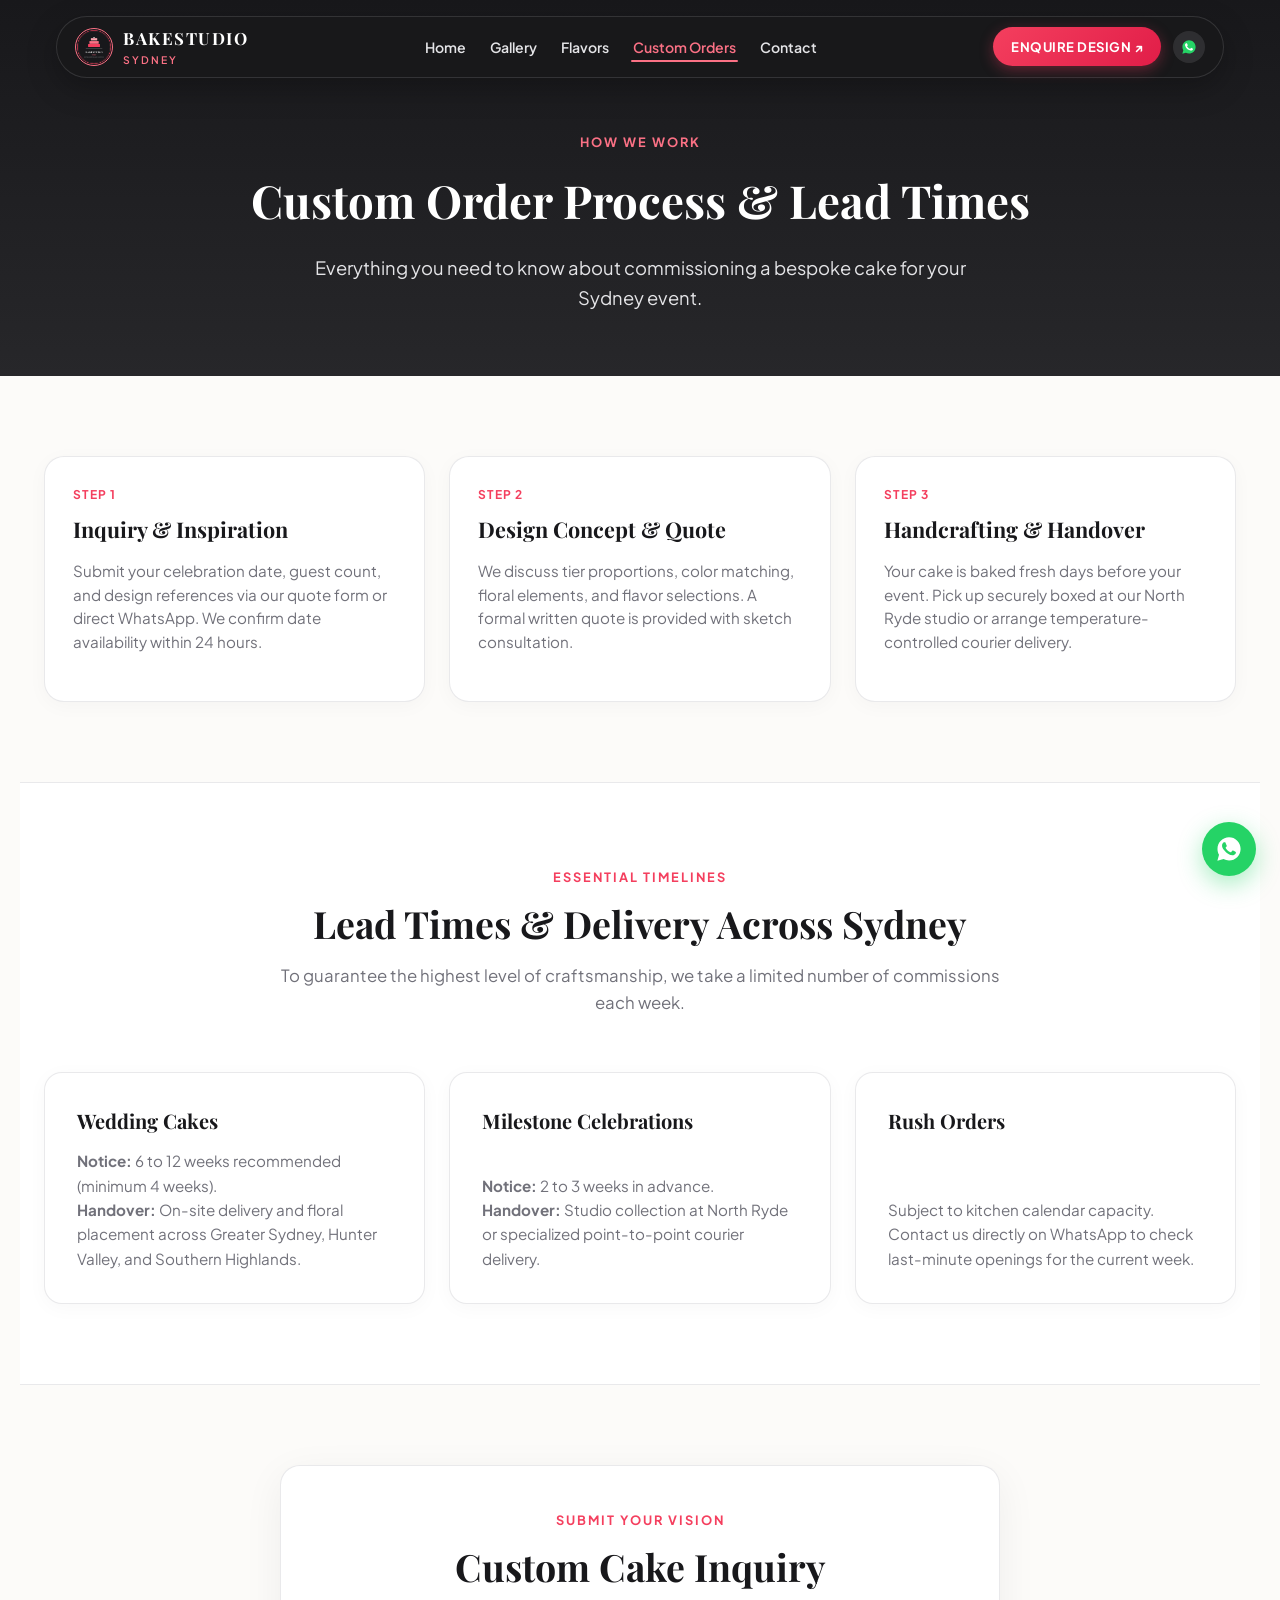
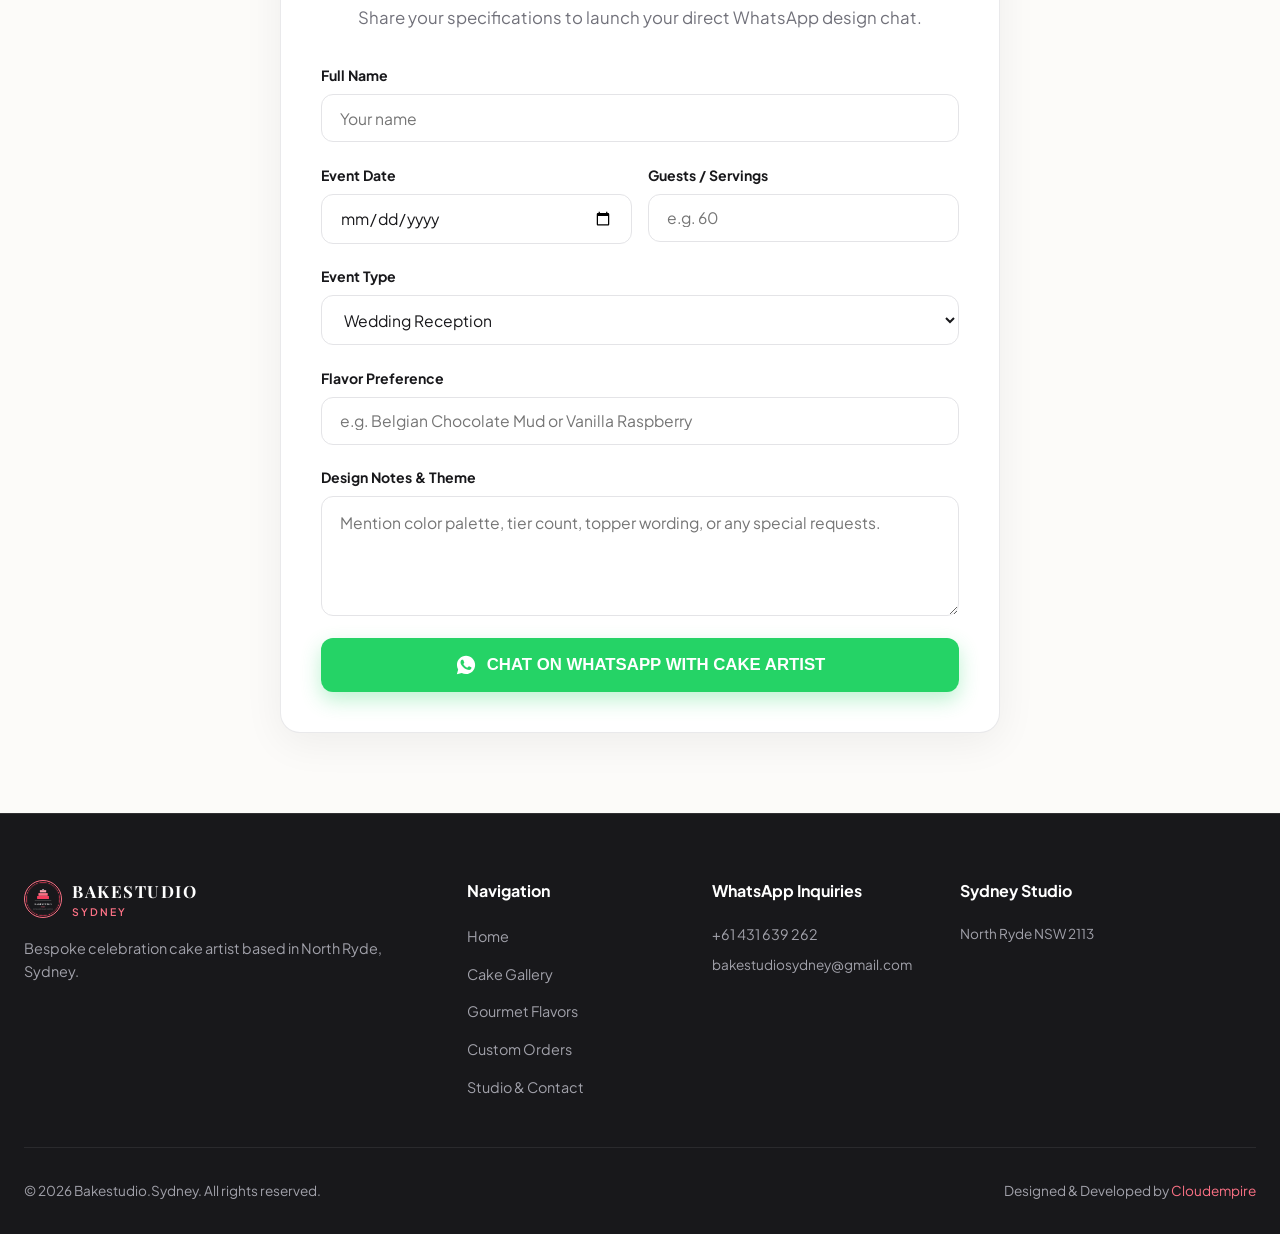
<file: custom-orders.html>
<!DOCTYPE html>
<html lang="en">
<head>
  <meta charset="UTF-8">
  <meta name="viewport" content="width=device-width, initial-scale=1.0">
  <title>Custom Orders & Lead Times | Bakestudio.Sydney</title>
  <meta name="description" content="Guide to ordering bespoke celebration and wedding cakes from Bakestudio.Sydney: Lead times, design consultations, delivery across Sydney, and quote intake form.">
  
  <link rel="icon" type="image/svg+xml" href="assets/images/favicon.svg">
  <link rel="icon" type="image/png" sizes="32x32" href="assets/images/favicon-32x32.png">
  <link rel="shortcut icon" href="assets/images/favicon.ico">
  <link rel="apple-touch-icon" sizes="180x180" href="assets/images/apple-touch-icon.png">

  <link rel="preconnect" href="https://fonts.googleapis.com">
  <link rel="preconnect" href="https://fonts.gstatic.com" crossorigin>
  <link href="https://fonts.googleapis.com/css2?family=Playfair+Display:ital,wght@0,600;0,700;0,800;1,600&family=Plus+Jakarta+Sans:wght@400;500;600;700;800&display=swap" rel="stylesheet">

  <link rel="stylesheet" href="assets/css/style.css">
</head>
<body>

  <!-- Floating Frosted Pill Header -->
  <header class="site-header">
    <div class="header-container">
      <a href="index.html" class="brand-block">
        <img src="assets/images/logo.png" alt="Bakestudio Emblem" class="brand-emblem">
        <div class="brand-info">
          <span class="brand-name">BAKESTUDIO</span>
          <span class="brand-sub">SYDNEY</span>
        </div>
      </a>

      <nav>
        <ul class="nav-links">
          <li><a href="index.html" class="nav-link">Home</a></li>
          <li><a href="gallery.html" class="nav-link">Gallery</a></li>
          <li><a href="flavors.html" class="nav-link">Flavors</a></li>
          <li><a href="custom-orders.html" class="nav-link active">Custom Orders</a></li>
          <li><a href="contact.html" class="nav-link">Contact</a></li>
        </ul>
      </nav>

      <div class="header-actions">
        <a href="custom-orders.html" class="btn-cta-pill">ENQUIRE DESIGN ↗</a>
        <div class="social-circle-icons">
          <a href="https://wa.me/61431639262" target="_blank" rel="noopener noreferrer" class="social-circle-btn" aria-label="WhatsApp">
            <svg viewBox="0 0 24 24" fill="none"><path d="M12.04 2C6.58 2 2.13 6.45 2.13 11.91C2.13 13.66 2.59 15.36 3.45 16.86L2.05 22L7.3 20.62C8.75 21.41 10.38 21.83 12.04 21.83C17.5 21.83 21.95 17.38 21.95 11.92C21.95 9.27 20.92 6.78 19.05 4.91C17.18 3.03 14.69 2 12.04 2Z" fill="#25D366"/><path d="M17.52 14.33C17.22 14.18 15.76 13.46 15.49 13.36C15.22 13.26 15.02 13.21 14.82 13.51C14.62 13.81 14.05 14.48 13.88 14.68C13.71 14.88 13.53 14.9 13.23 14.75C12.93 14.6 11.97 14.28 10.83 13.27C9.95 12.48 9.35 11.51 9.18 11.21C9.01 10.91 9.16 10.75 9.31 10.6C9.45 10.46 9.61 10.24 9.76 10.07C9.91 9.9 9.96 9.77 10.06 9.57C10.16 9.37 10.11 9.2 10.04 9.05C9.96 8.9 9.36 7.43 9.11 6.83C8.87 6.25 8.63 6.33 8.44 6.32C8.26 6.31 8.06 6.31 7.86 6.31C7.66 6.31 7.33 6.39 7.06 6.68C6.79 6.98 6.03 7.69 6.03 9.14C6.03 10.59 7.08 11.99 7.23 12.19C7.38 12.39 9.3 15.34 12.24 16.61C12.94 16.91 13.49 17.09 13.91 17.23C14.61 17.45 15.25 17.42 15.75 17.34C16.31 17.26 17.47 16.64 17.71 15.96C17.96 15.29 17.96 14.71 17.88 14.59C17.81 14.47 17.67 14.41 17.52 14.33Z" fill="#FFFFFF"/></svg>
          </a>
        </div>
        <button class="hamburger-toggle" aria-label="Toggle navigation" aria-expanded="false">
          <svg viewBox="0 0 24 24" fill="none" stroke="currentColor" stroke-width="2"><line x1="3" y1="12" x2="21" y2="12"></line><line x1="3" y1="6" x2="21" y2="6"></line><line x1="3" y1="18" x2="21" y2="18"></line></svg>
        </button>
      </div>
    </div>
  </header>

  <!-- Subpage Banner -->
  <section class="subpage-banner">
    <span class="section-tag" style="color: var(--color-accent-light);">HOW WE WORK</span>
    <h1>Custom Order Process & Lead Times</h1>
    <p>Everything you need to know about commissioning a bespoke cake for your Sydney event.</p>
  </section>

  <!-- Steps Bento -->
  <section class="section">
    <div class="bento-grid">
      <div class="bento-card col-span-4">
        <div class="bento-body">
          <span class="bento-tag">STEP 1</span>
          <h3 class="bento-title">Inquiry & Inspiration</h3>
          <p class="bento-text">Submit your celebration date, guest count, and design references via our quote form or direct WhatsApp. We confirm date availability within 24 hours.</p>
        </div>
      </div>

      <div class="bento-card col-span-4">
        <div class="bento-body">
          <span class="bento-tag">STEP 2</span>
          <h3 class="bento-title">Design Concept & Quote</h3>
          <p class="bento-text">We discuss tier proportions, color matching, floral elements, and flavor selections. A formal written quote is provided with sketch consultation.</p>
        </div>
      </div>

      <div class="bento-card col-span-4">
        <div class="bento-body">
          <span class="bento-tag">STEP 3</span>
          <h3 class="bento-title">Handcrafting & Handover</h3>
          <p class="bento-text">Your cake is baked fresh days before your event. Pick up securely boxed at our North Ryde studio or arrange temperature-controlled courier delivery.</p>
        </div>
      </div>
    </div>
  </section>

  <!-- Lead Times & Delivery Section -->
  <section class="section section-alt">
    <div class="section-header">
      <span class="section-tag">ESSENTIAL TIMELINES</span>
      <h2 class="section-title">Lead Times & Delivery Across Sydney</h2>
      <p class="section-desc">To guarantee the highest level of craftsmanship, we take a limited number of commissions each week.</p>
    </div>

    <div class="reviews-grid">
      <div class="review-card">
        <h3 style="font-family: var(--font-serif); font-size: 1.25rem; font-weight: 700; color: var(--color-primary); margin-bottom: 0.75rem;">Wedding Cakes</h3>
        <p style="color: var(--color-text-muted); font-size: 0.95rem; line-height: 1.6;"><strong>Notice:</strong> 6 to 12 weeks recommended (minimum 4 weeks).<br><strong>Handover:</strong> On-site delivery and floral placement across Greater Sydney, Hunter Valley, and Southern Highlands.</p>
      </div>

      <div class="review-card">
        <h3 style="font-family: var(--font-serif); font-size: 1.25rem; font-weight: 700; color: var(--color-primary); margin-bottom: 0.75rem;">Milestone Celebrations</h3>
        <p style="color: var(--color-text-muted); font-size: 0.95rem; line-height: 1.6;"><strong>Notice:</strong> 2 to 3 weeks in advance.<br><strong>Handover:</strong> Studio collection at North Ryde or specialized point-to-point courier delivery.</p>
      </div>

      <div class="review-card">
        <h3 style="font-family: var(--font-serif); font-size: 1.25rem; font-weight: 700; color: var(--color-primary); margin-bottom: 0.75rem;">Rush Orders</h3>
        <p style="color: var(--color-text-muted); font-size: 0.95rem; line-height: 1.6;">Subject to kitchen calendar capacity. Contact us directly on WhatsApp to check last-minute openings for the current week.</p>
      </div>
    </div>
  </section>

  <!-- Direct Quote Form -->
  <section class="section">
    <div class="contact-form-card" style="max-width: 720px; margin: 0 auto;">
      <div class="section-header" style="margin-bottom: 2rem;">
        <span class="section-tag">SUBMIT YOUR VISION</span>
        <h2 class="section-title">Custom Cake Inquiry</h2>
        <p class="section-desc">Share your specifications to launch your direct WhatsApp design chat.</p>
      </div>

      <form id="cakeQuoteForm">
        <div class="form-group">
          <label for="quoteName" class="form-label">Full Name</label>
          <input type="text" id="quoteName" class="form-control" placeholder="Your name" required>
        </div>

        <div style="display: grid; grid-template-columns: 1fr 1fr; gap: 1rem;">
          <div class="form-group">
            <label for="quoteDate" class="form-label">Event Date</label>
            <input type="date" id="quoteDate" class="form-control" required>
          </div>
          <div class="form-group">
            <label for="quoteGuests" class="form-label">Guests / Servings</label>
            <input type="number" id="quoteGuests" class="form-control" placeholder="e.g. 60" required>
          </div>
        </div>

        <div class="form-group">
          <label for="quoteOccasion" class="form-label">Event Type</label>
          <select id="quoteOccasion" class="form-control">
            <option value="Wedding Cake">Wedding Reception</option>
            <option value="Birthday Cake">Birthday Celebration</option>
            <option value="Vintage Lambeth Cake">Vintage Lambeth Ruffles</option>
            <option value="Floral Gateau">Hand-Painted Floral Gateau</option>
            <option value="Other Celebration">Baby Shower / Engagement</option>
          </select>
        </div>

        <div class="form-group">
          <label for="quoteFlavors" class="form-label">Flavor Preference</label>
          <input type="text" id="quoteFlavors" class="form-control" placeholder="e.g. Belgian Chocolate Mud or Vanilla Raspberry">
        </div>

        <div class="form-group">
          <label for="quoteVision" class="form-label">Design Notes & Theme</label>
          <textarea id="quoteVision" class="form-control" placeholder="Mention color palette, tier count, topper wording, or any special requests."></textarea>
        </div>

        <button type="submit" class="btn-form-submit">
          <svg width="22" height="22" viewBox="0 0 24 24" fill="none"><path d="M12.04 2C6.58 2 2.13 6.45 2.13 11.91C2.13 13.66 2.59 15.36 3.45 16.86L2.05 22L7.3 20.62C8.75 21.41 10.38 21.83 12.04 21.83C17.5 21.83 21.95 17.38 21.95 11.92C21.95 9.27 20.92 6.78 19.05 4.91C17.18 3.03 14.69 2 12.04 2Z" fill="#FFFFFF"/><path d="M17.52 14.33C17.22 14.18 15.76 13.46 15.49 13.36C15.22 13.26 15.02 13.21 14.82 13.51C14.62 13.81 14.05 14.48 13.88 14.68C13.71 14.88 13.53 14.9 13.23 14.75C12.93 14.6 11.97 14.28 10.83 13.27C9.95 12.48 9.35 11.51 9.18 11.21C9.01 10.91 9.16 10.75 9.31 10.6C9.45 10.46 9.61 10.24 9.76 10.07C9.91 9.9 9.96 9.77 10.06 9.57C10.16 9.37 10.11 9.2 10.04 9.05C9.96 8.9 9.36 7.43 9.11 6.83C8.87 6.25 8.63 6.33 8.44 6.32C8.26 6.31 8.06 6.31 7.86 6.31C7.66 6.31 7.33 6.39 7.06 6.68C6.79 6.98 6.03 7.69 6.03 9.14C6.03 10.59 7.08 11.99 7.23 12.19C7.38 12.39 9.3 15.34 12.24 16.61C12.94 16.91 13.49 17.09 13.91 17.23C14.61 17.45 15.25 17.42 15.75 17.34C16.31 17.26 17.47 16.64 17.71 15.96C17.96 15.29 17.96 14.71 17.88 14.59C17.81 14.47 17.67 14.41 17.52 14.33Z" fill="#25D366"/></svg>
          <span>CHAT ON WHATSAPP WITH CAKE ARTIST</span>
        </button>
      </form>
    </div>
  </section>

  <!-- Floating WA Button -->
  <a href="https://wa.me/61431639262" target="_blank" rel="noopener noreferrer" class="floating-wa-btn" aria-label="Message on WhatsApp">
    <svg width="28" height="28" viewBox="0 0 24 24" fill="none"><path d="M12.04 2C6.58 2 2.13 6.45 2.13 11.91C2.13 13.66 2.59 15.36 3.45 16.86L2.05 22L7.3 20.62C8.75 21.41 10.38 21.83 12.04 21.83C17.5 21.83 21.95 17.38 21.95 11.92C21.95 9.27 20.92 6.78 19.05 4.91C17.18 3.03 14.69 2 12.04 2Z" fill="#FFFFFF"/><path d="M17.52 14.33C17.22 14.18 15.76 13.46 15.49 13.36C15.22 13.26 15.02 13.21 14.82 13.51C14.62 13.81 14.05 14.48 13.88 14.68C13.71 14.88 13.53 14.9 13.23 14.75C12.93 14.6 11.97 14.28 10.83 13.27C9.95 12.48 9.35 11.51 9.18 11.21C9.01 10.91 9.16 10.75 9.31 10.6C9.45 10.46 9.61 10.24 9.76 10.07C9.91 9.9 9.96 9.77 10.06 9.57C10.16 9.37 10.11 9.2 10.04 9.05C9.96 8.9 9.36 7.43 9.11 6.83C8.87 6.25 8.63 6.33 8.44 6.32C8.26 6.31 8.06 6.31 7.86 6.31C7.66 6.31 7.33 6.39 7.06 6.68C6.79 6.98 6.03 7.69 6.03 9.14C6.03 10.59 7.08 11.99 7.23 12.19C7.38 12.39 9.3 15.34 12.24 16.61C12.94 16.91 13.49 17.09 13.91 17.23C14.61 17.45 15.25 17.42 15.75 17.34C16.31 17.26 17.47 16.64 17.71 15.96C17.96 15.29 17.96 14.71 17.88 14.59C17.81 14.47 17.67 14.41 17.52 14.33Z" fill="#25D366"/></svg>
  </a>

  <!-- Footer -->
  <footer class="site-footer">
    <div class="footer-container">
      <div class="footer-col">
        <div class="brand-block" style="margin-bottom: 1rem;">
          <img src="assets/images/logo.png" alt="Bakestudio Emblem" class="brand-emblem">
          <div class="brand-info">
            <span class="brand-name">BAKESTUDIO</span>
            <span class="brand-sub">SYDNEY</span>
          </div>
        </div>
        <p style="font-size: 0.9rem; line-height: 1.6;">
          Bespoke celebration cake artist based in North Ryde, Sydney.
        </p>
      </div>

      <div class="footer-col">
        <h4>Navigation</h4>
        <ul class="footer-links">
          <li><a href="index.html">Home</a></li>
          <li><a href="gallery.html">Cake Gallery</a></li>
          <li><a href="flavors.html">Gourmet Flavors</a></li>
          <li><a href="custom-orders.html">Custom Orders</a></li>
          <li><a href="contact.html">Studio & Contact</a></li>
        </ul>
      </div>

      <div class="footer-col">
        <h4>WhatsApp Inquiries</h4>
        <p style="font-size: 0.9rem; margin-bottom: 0.5rem;">+61 431 639 262</p>
        <p style="font-size: 0.85rem; color: #a1a1aa;">bakestudiosydney@gmail.com</p>
      </div>

      <div class="footer-col">
        <h4>Sydney Studio</h4>
        <p style="font-size: 0.85rem; color: #a1a1aa;">North Ryde NSW 2113</p>
      </div>
    </div>

    <div class="footer-bottom">
      <span>© 2026 Bakestudio.Sydney. All rights reserved.</span>
      <span>Designed & Developed by <a href="https://cloudempire.tech/" target="_blank" rel="noopener noreferrer">Cloudempire</a></span>
    </div>
  </footer>

  <script src="assets/js/main.js"></script>
</body>
</html>
</file>
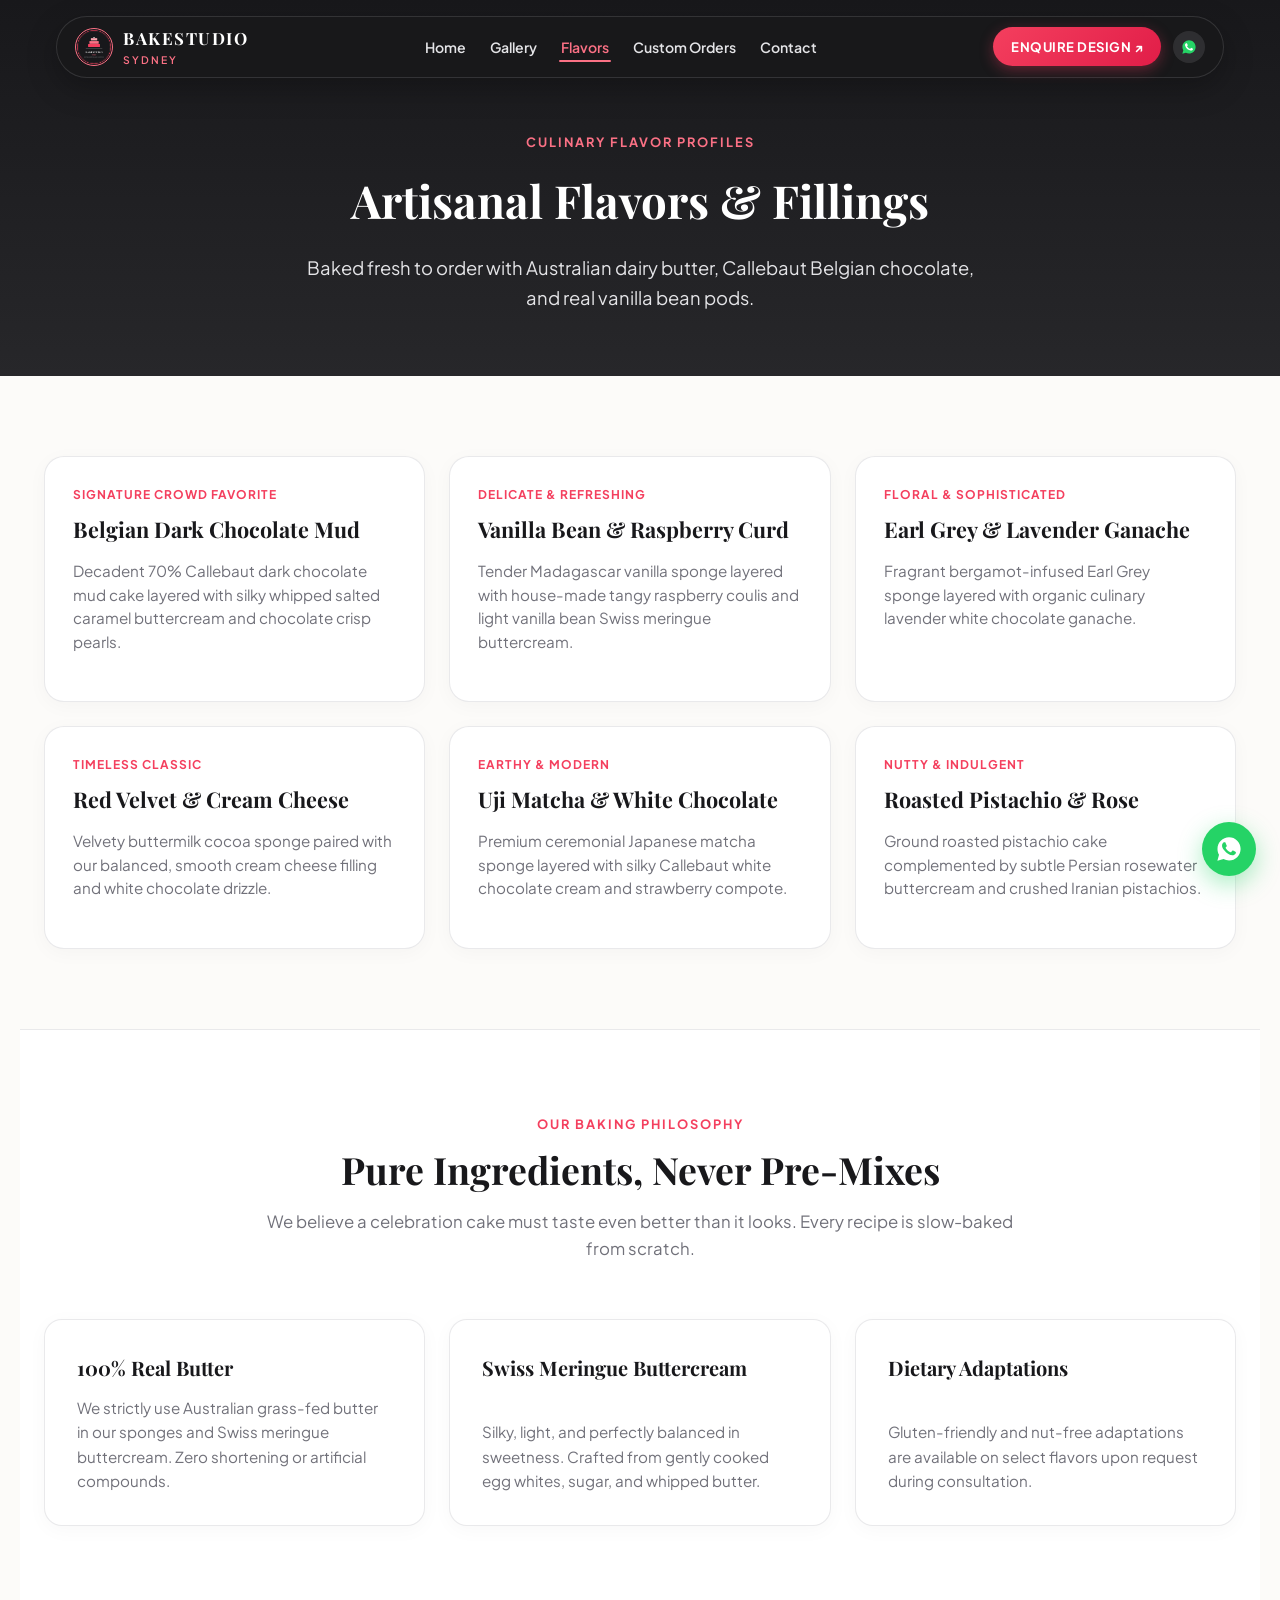
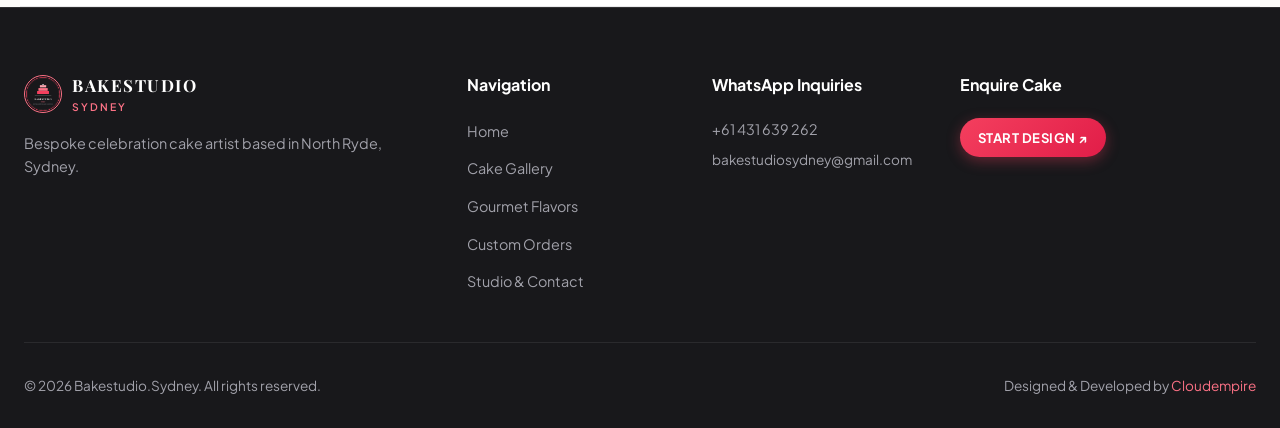
<file: flavors.html>
<!DOCTYPE html>
<html lang="en">
<head>
  <meta charset="UTF-8">
  <meta name="viewport" content="width=device-width, initial-scale=1.0">
  <title>Flavors & Fillings | Bakestudio.Sydney</title>
  <meta name="description" content="Discover Bakestudio.Sydney's signature flavor menu: Belgian Chocolate Mud, Vanilla Bean Raspberry Curd, Earl Grey Lavender, and Red Velvet.">
  
  <link rel="icon" type="image/svg+xml" href="assets/images/favicon.svg">
  <link rel="icon" type="image/png" sizes="32x32" href="assets/images/favicon-32x32.png">
  <link rel="shortcut icon" href="assets/images/favicon.ico">
  <link rel="apple-touch-icon" sizes="180x180" href="assets/images/apple-touch-icon.png">

  <link rel="preconnect" href="https://fonts.googleapis.com">
  <link rel="preconnect" href="https://fonts.gstatic.com" crossorigin>
  <link href="https://fonts.googleapis.com/css2?family=Playfair+Display:ital,wght@0,600;0,700;0,800;1,600&family=Plus+Jakarta+Sans:wght@400;500;600;700;800&display=swap" rel="stylesheet">

  <link rel="stylesheet" href="assets/css/style.css">
</head>
<body>

  <!-- Floating Frosted Pill Header -->
  <header class="site-header">
    <div class="header-container">
      <a href="index.html" class="brand-block">
        <img src="assets/images/logo.png" alt="Bakestudio Emblem" class="brand-emblem">
        <div class="brand-info">
          <span class="brand-name">BAKESTUDIO</span>
          <span class="brand-sub">SYDNEY</span>
        </div>
      </a>

      <nav>
        <ul class="nav-links">
          <li><a href="index.html" class="nav-link">Home</a></li>
          <li><a href="gallery.html" class="nav-link">Gallery</a></li>
          <li><a href="flavors.html" class="nav-link active">Flavors</a></li>
          <li><a href="custom-orders.html" class="nav-link">Custom Orders</a></li>
          <li><a href="contact.html" class="nav-link">Contact</a></li>
        </ul>
      </nav>

      <div class="header-actions">
        <a href="custom-orders.html" class="btn-cta-pill">ENQUIRE DESIGN ↗</a>
        <div class="social-circle-icons">
          <a href="https://wa.me/61431639262" target="_blank" rel="noopener noreferrer" class="social-circle-btn" aria-label="WhatsApp">
            <svg viewBox="0 0 24 24" fill="none"><path d="M12.04 2C6.58 2 2.13 6.45 2.13 11.91C2.13 13.66 2.59 15.36 3.45 16.86L2.05 22L7.3 20.62C8.75 21.41 10.38 21.83 12.04 21.83C17.5 21.83 21.95 17.38 21.95 11.92C21.95 9.27 20.92 6.78 19.05 4.91C17.18 3.03 14.69 2 12.04 2Z" fill="#25D366"/><path d="M17.52 14.33C17.22 14.18 15.76 13.46 15.49 13.36C15.22 13.26 15.02 13.21 14.82 13.51C14.62 13.81 14.05 14.48 13.88 14.68C13.71 14.88 13.53 14.9 13.23 14.75C12.93 14.6 11.97 14.28 10.83 13.27C9.95 12.48 9.35 11.51 9.18 11.21C9.01 10.91 9.16 10.75 9.31 10.6C9.45 10.46 9.61 10.24 9.76 10.07C9.91 9.9 9.96 9.77 10.06 9.57C10.16 9.37 10.11 9.2 10.04 9.05C9.96 8.9 9.36 7.43 9.11 6.83C8.87 6.25 8.63 6.33 8.44 6.32C8.26 6.31 8.06 6.31 7.86 6.31C7.66 6.31 7.33 6.39 7.06 6.68C6.79 6.98 6.03 7.69 6.03 9.14C6.03 10.59 7.08 11.99 7.23 12.19C7.38 12.39 9.3 15.34 12.24 16.61C12.94 16.91 13.49 17.09 13.91 17.23C14.61 17.45 15.25 17.42 15.75 17.34C16.31 17.26 17.47 16.64 17.71 15.96C17.96 15.29 17.96 14.71 17.88 14.59C17.81 14.47 17.67 14.41 17.52 14.33Z" fill="#FFFFFF"/></svg>
          </a>
        </div>
        <button class="hamburger-toggle" aria-label="Toggle navigation" aria-expanded="false">
          <svg viewBox="0 0 24 24" fill="none" stroke="currentColor" stroke-width="2"><line x1="3" y1="12" x2="21" y2="12"></line><line x1="3" y1="6" x2="21" y2="6"></line><line x1="3" y1="18" x2="21" y2="18"></line></svg>
        </button>
      </div>
    </div>
  </header>

  <!-- Subpage Banner -->
  <section class="subpage-banner">
    <span class="section-tag" style="color: var(--color-accent-light);">CULINARY FLAVOR PROFILES</span>
    <h1>Artisanal Flavors & Fillings</h1>
    <p>Baked fresh to order with Australian dairy butter, Callebaut Belgian chocolate, and real vanilla bean pods.</p>
  </section>

  <!-- Flavors Grid -->
  <section class="section">
    <div class="bento-grid">
      <!-- Flavor 1 -->
      <div class="bento-card col-span-4">
        <div class="bento-body">
          <span class="bento-tag">SIGNATURE CROWD FAVORITE</span>
          <h3 class="bento-title">Belgian Dark Chocolate Mud</h3>
          <p class="bento-text">Decadent 70% Callebaut dark chocolate mud cake layered with silky whipped salted caramel buttercream and chocolate crisp pearls.</p>
        </div>
      </div>

      <!-- Flavor 2 -->
      <div class="bento-card col-span-4">
        <div class="bento-body">
          <span class="bento-tag">DELICATE & REFRESHING</span>
          <h3 class="bento-title">Vanilla Bean & Raspberry Curd</h3>
          <p class="bento-text">Tender Madagascar vanilla sponge layered with house-made tangy raspberry coulis and light vanilla bean Swiss meringue buttercream.</p>
        </div>
      </div>

      <!-- Flavor 3 -->
      <div class="bento-card col-span-4">
        <div class="bento-body">
          <span class="bento-tag">FLORAL & SOPHISTICATED</span>
          <h3 class="bento-title">Earl Grey & Lavender Ganache</h3>
          <p class="bento-text">Fragrant bergamot-infused Earl Grey sponge layered with organic culinary lavender white chocolate ganache.</p>
        </div>
      </div>

      <!-- Flavor 4 -->
      <div class="bento-card col-span-4">
        <div class="bento-body">
          <span class="bento-tag">TIMELESS CLASSIC</span>
          <h3 class="bento-title">Red Velvet & Cream Cheese</h3>
          <p class="bento-text">Velvety buttermilk cocoa sponge paired with our balanced, smooth cream cheese filling and white chocolate drizzle.</p>
        </div>
      </div>

      <!-- Flavor 5 -->
      <div class="bento-card col-span-4">
        <div class="bento-body">
          <span class="bento-tag">EARTHY & MODERN</span>
          <h3 class="bento-title">Uji Matcha & White Chocolate</h3>
          <p class="bento-text">Premium ceremonial Japanese matcha sponge layered with silky Callebaut white chocolate cream and strawberry compote.</p>
        </div>
      </div>

      <!-- Flavor 6 -->
      <div class="bento-card col-span-4">
        <div class="bento-body">
          <span class="bento-tag">NUTTY & INDULGENT</span>
          <h3 class="bento-title">Roasted Pistachio & Rose</h3>
          <p class="bento-text">Ground roasted pistachio cake complemented by subtle Persian rosewater buttercream and crushed Iranian pistachios.</p>
        </div>
      </div>
    </div>
  </section>

  <!-- Ingredients Mandate Section -->
  <section class="section section-alt">
    <div class="section-header">
      <span class="section-tag">OUR BAKING PHILOSOPHY</span>
      <h2 class="section-title">Pure Ingredients, Never Pre-Mixes</h2>
      <p class="section-desc">We believe a celebration cake must taste even better than it looks. Every recipe is slow-baked from scratch.</p>
    </div>

    <div class="reviews-grid">
      <div class="review-card">
        <h3 style="font-family: var(--font-serif); font-size: 1.25rem; font-weight: 700; color: var(--color-primary); margin-bottom: 0.75rem;">100% Real Butter</h3>
        <p style="color: var(--color-text-muted); font-size: 0.95rem; line-height: 1.6;">We strictly use Australian grass-fed butter in our sponges and Swiss meringue buttercream. Zero shortening or artificial compounds.</p>
      </div>

      <div class="review-card">
        <h3 style="font-family: var(--font-serif); font-size: 1.25rem; font-weight: 700; color: var(--color-primary); margin-bottom: 0.75rem;">Swiss Meringue Buttercream</h3>
        <p style="color: var(--color-text-muted); font-size: 0.95rem; line-height: 1.6;">Silky, light, and perfectly balanced in sweetness. Crafted from gently cooked egg whites, sugar, and whipped butter.</p>
      </div>

      <div class="review-card">
        <h3 style="font-family: var(--font-serif); font-size: 1.25rem; font-weight: 700; color: var(--color-primary); margin-bottom: 0.75rem;">Dietary Adaptations</h3>
        <p style="color: var(--color-text-muted); font-size: 0.95rem; line-height: 1.6;">Gluten-friendly and nut-free adaptations are available on select flavors upon request during consultation.</p>
      </div>
    </div>
  </section>

  <!-- Floating WA Button -->
  <a href="https://wa.me/61431639262" target="_blank" rel="noopener noreferrer" class="floating-wa-btn" aria-label="Message on WhatsApp">
    <svg width="28" height="28" viewBox="0 0 24 24" fill="none"><path d="M12.04 2C6.58 2 2.13 6.45 2.13 11.91C2.13 13.66 2.59 15.36 3.45 16.86L2.05 22L7.3 20.62C8.75 21.41 10.38 21.83 12.04 21.83C17.5 21.83 21.95 17.38 21.95 11.92C21.95 9.27 20.92 6.78 19.05 4.91C17.18 3.03 14.69 2 12.04 2Z" fill="#FFFFFF"/><path d="M17.52 14.33C17.22 14.18 15.76 13.46 15.49 13.36C15.22 13.26 15.02 13.21 14.82 13.51C14.62 13.81 14.05 14.48 13.88 14.68C13.71 14.88 13.53 14.9 13.23 14.75C12.93 14.6 11.97 14.28 10.83 13.27C9.95 12.48 9.35 11.51 9.18 11.21C9.01 10.91 9.16 10.75 9.31 10.6C9.45 10.46 9.61 10.24 9.76 10.07C9.91 9.9 9.96 9.77 10.06 9.57C10.16 9.37 10.11 9.2 10.04 9.05C9.96 8.9 9.36 7.43 9.11 6.83C8.87 6.25 8.63 6.33 8.44 6.32C8.26 6.31 8.06 6.31 7.86 6.31C7.66 6.31 7.33 6.39 7.06 6.68C6.79 6.98 6.03 7.69 6.03 9.14C6.03 10.59 7.08 11.99 7.23 12.19C7.38 12.39 9.3 15.34 12.24 16.61C12.94 16.91 13.49 17.09 13.91 17.23C14.61 17.45 15.25 17.42 15.75 17.34C16.31 17.26 17.47 16.64 17.71 15.96C17.96 15.29 17.96 14.71 17.88 14.59C17.81 14.47 17.67 14.41 17.52 14.33Z" fill="#25D366"/></svg>
  </a>

  <!-- Footer -->
  <footer class="site-footer">
    <div class="footer-container">
      <div class="footer-col">
        <div class="brand-block" style="margin-bottom: 1rem;">
          <img src="assets/images/logo.png" alt="Bakestudio Emblem" class="brand-emblem">
          <div class="brand-info">
            <span class="brand-name">BAKESTUDIO</span>
            <span class="brand-sub">SYDNEY</span>
          </div>
        </div>
        <p style="font-size: 0.9rem; line-height: 1.6;">
          Bespoke celebration cake artist based in North Ryde, Sydney.
        </p>
      </div>

      <div class="footer-col">
        <h4>Navigation</h4>
        <ul class="footer-links">
          <li><a href="index.html">Home</a></li>
          <li><a href="gallery.html">Cake Gallery</a></li>
          <li><a href="flavors.html">Gourmet Flavors</a></li>
          <li><a href="custom-orders.html">Custom Orders</a></li>
          <li><a href="contact.html">Studio & Contact</a></li>
        </ul>
      </div>

      <div class="footer-col">
        <h4>WhatsApp Inquiries</h4>
        <p style="font-size: 0.9rem; margin-bottom: 0.5rem;">+61 431 639 262</p>
        <p style="font-size: 0.85rem; color: #a1a1aa;">bakestudiosydney@gmail.com</p>
      </div>

      <div class="footer-col">
        <h4>Enquire Cake</h4>
        <a href="custom-orders.html" class="btn-cta-pill">START DESIGN ↗</a>
      </div>
    </div>

    <div class="footer-bottom">
      <span>© 2026 Bakestudio.Sydney. All rights reserved.</span>
      <span>Designed & Developed by <a href="https://cloudempire.tech/" target="_blank" rel="noopener noreferrer">Cloudempire</a></span>
    </div>
  </footer>

  <script src="assets/js/main.js"></script>
</body>
</html>
</file>
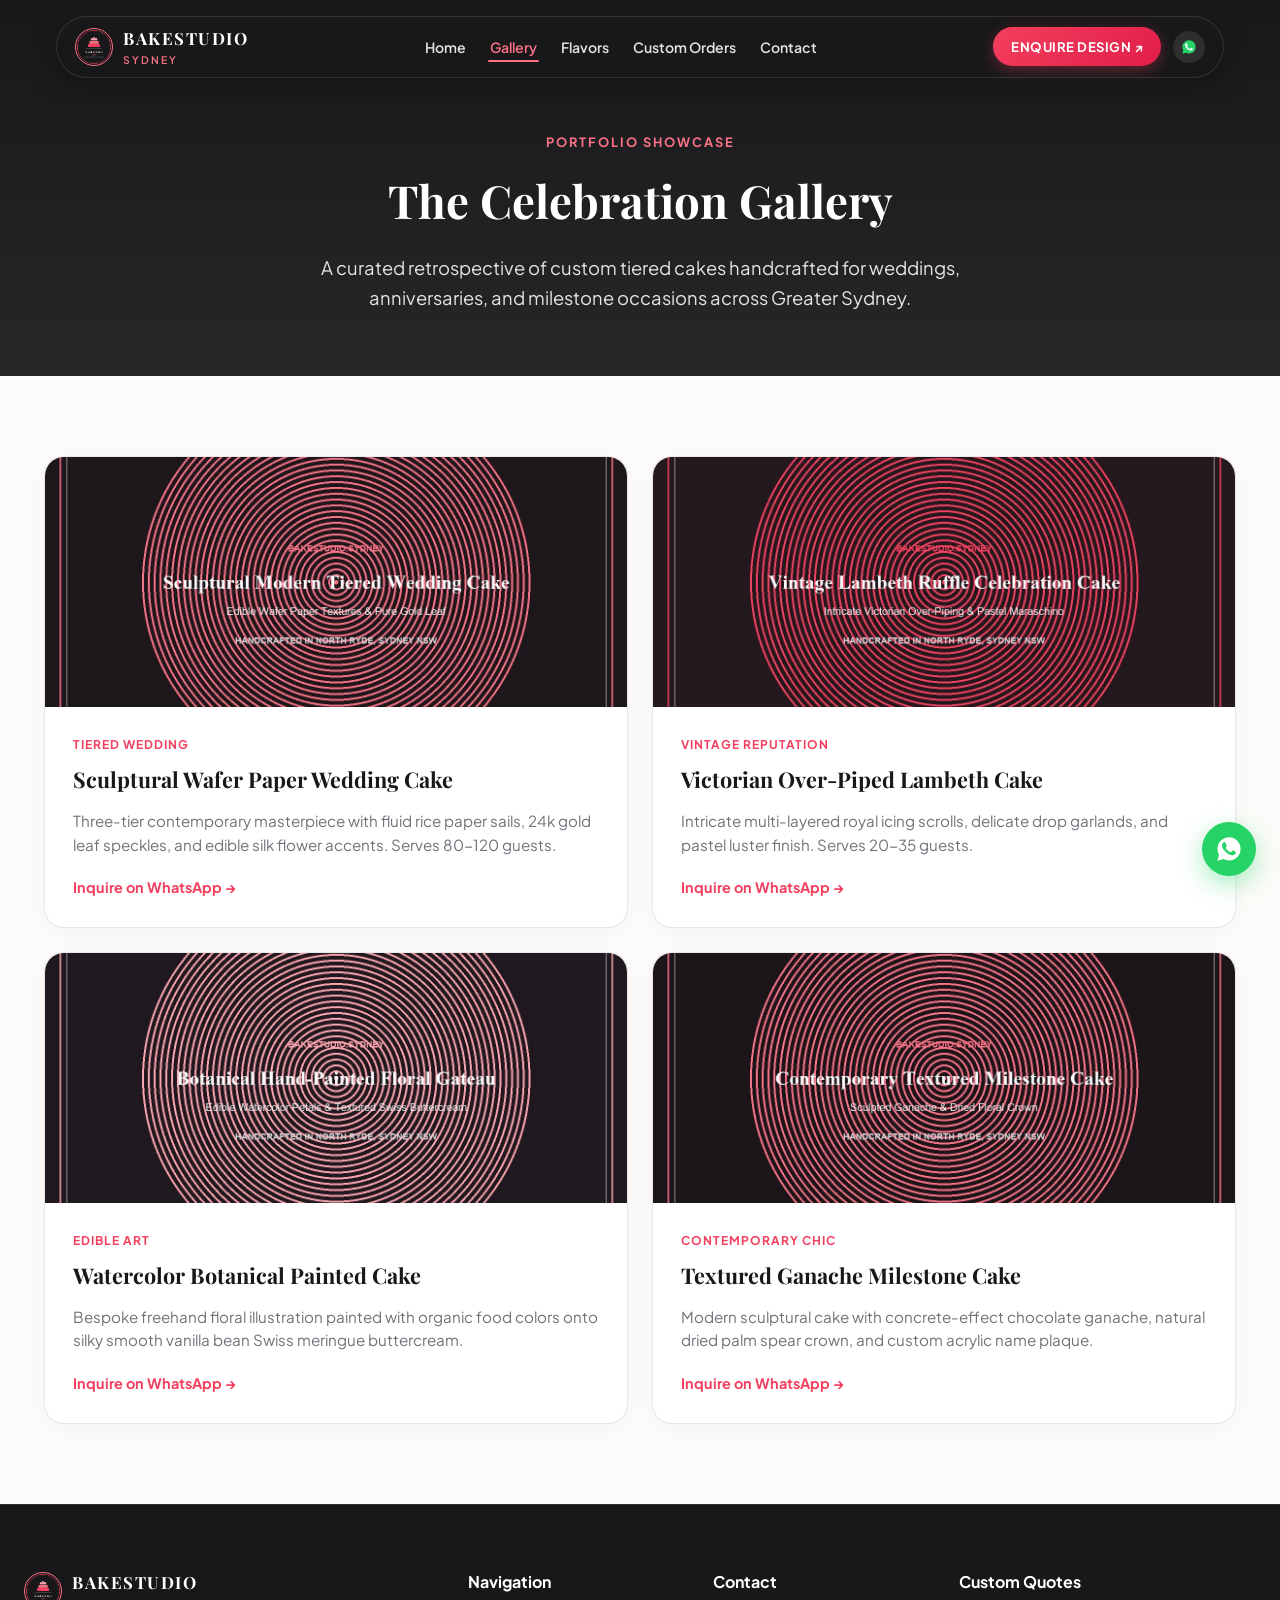
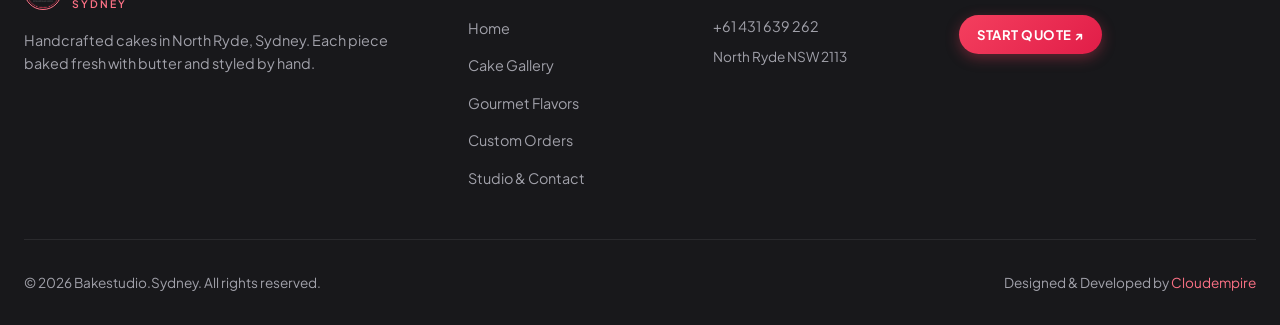
<file: gallery.html>
<!DOCTYPE html>
<html lang="en">
<head>
  <meta charset="UTF-8">
  <meta name="viewport" content="width=device-width, initial-scale=1.0">
  <title>Couture Cake Gallery | Bakestudio.Sydney</title>
  <meta name="description" content="Explore custom cakes by Bakestudio.Sydney: Wedding cakes, vintage Lambeth piping, hand-painted floral cakes, and modern textured celebration designs.">
  
  <link rel="icon" type="image/svg+xml" href="assets/images/favicon.svg">
  <link rel="icon" type="image/png" sizes="32x32" href="assets/images/favicon-32x32.png">
  <link rel="shortcut icon" href="assets/images/favicon.ico">
  <link rel="apple-touch-icon" sizes="180x180" href="assets/images/apple-touch-icon.png">

  <link rel="preconnect" href="https://fonts.googleapis.com">
  <link rel="preconnect" href="https://fonts.gstatic.com" crossorigin>
  <link href="https://fonts.googleapis.com/css2?family=Playfair+Display:ital,wght@0,600;0,700;0,800;1,600&family=Plus+Jakarta+Sans:wght@400;500;600;700;800&display=swap" rel="stylesheet">

  <link rel="stylesheet" href="assets/css/style.css">
</head>
<body>

  <!-- Floating Frosted Pill Header -->
  <header class="site-header">
    <div class="header-container">
      <a href="index.html" class="brand-block">
        <img src="assets/images/logo.png" alt="Bakestudio Emblem" class="brand-emblem">
        <div class="brand-info">
          <span class="brand-name">BAKESTUDIO</span>
          <span class="brand-sub">SYDNEY</span>
        </div>
      </a>

      <nav>
        <ul class="nav-links">
          <li><a href="index.html" class="nav-link">Home</a></li>
          <li><a href="gallery.html" class="nav-link active">Gallery</a></li>
          <li><a href="flavors.html" class="nav-link">Flavors</a></li>
          <li><a href="custom-orders.html" class="nav-link">Custom Orders</a></li>
          <li><a href="contact.html" class="nav-link">Contact</a></li>
        </ul>
      </nav>

      <div class="header-actions">
        <a href="custom-orders.html" class="btn-cta-pill">ENQUIRE DESIGN ↗</a>
        <div class="social-circle-icons">
          <a href="https://wa.me/61431639262" target="_blank" rel="noopener noreferrer" class="social-circle-btn" aria-label="WhatsApp">
            <svg viewBox="0 0 24 24" fill="none"><path d="M12.04 2C6.58 2 2.13 6.45 2.13 11.91C2.13 13.66 2.59 15.36 3.45 16.86L2.05 22L7.3 20.62C8.75 21.41 10.38 21.83 12.04 21.83C17.5 21.83 21.95 17.38 21.95 11.92C21.95 9.27 20.92 6.78 19.05 4.91C17.18 3.03 14.69 2 12.04 2Z" fill="#25D366"/><path d="M17.52 14.33C17.22 14.18 15.76 13.46 15.49 13.36C15.22 13.26 15.02 13.21 14.82 13.51C14.62 13.81 14.05 14.48 13.88 14.68C13.71 14.88 13.53 14.9 13.23 14.75C12.93 14.6 11.97 14.28 10.83 13.27C9.95 12.48 9.35 11.51 9.18 11.21C9.01 10.91 9.16 10.75 9.31 10.6C9.45 10.46 9.61 10.24 9.76 10.07C9.91 9.9 9.96 9.77 10.06 9.57C10.16 9.37 10.11 9.2 10.04 9.05C9.96 8.9 9.36 7.43 9.11 6.83C8.87 6.25 8.63 6.33 8.44 6.32C8.26 6.31 8.06 6.31 7.86 6.31C7.66 6.31 7.33 6.39 7.06 6.68C6.79 6.98 6.03 7.69 6.03 9.14C6.03 10.59 7.08 11.99 7.23 12.19C7.38 12.39 9.3 15.34 12.24 16.61C12.94 16.91 13.49 17.09 13.91 17.23C14.61 17.45 15.25 17.42 15.75 17.34C16.31 17.26 17.47 16.64 17.71 15.96C17.96 15.29 17.96 14.71 17.88 14.59C17.81 14.47 17.67 14.41 17.52 14.33Z" fill="#FFFFFF"/></svg>
          </a>
        </div>
        <button class="hamburger-toggle" aria-label="Toggle navigation" aria-expanded="false">
          <svg viewBox="0 0 24 24" fill="none" stroke="currentColor" stroke-width="2"><line x1="3" y1="12" x2="21" y2="12"></line><line x1="3" y1="6" x2="21" y2="6"></line><line x1="3" y1="18" x2="21" y2="18"></line></svg>
        </button>
      </div>
    </div>
  </header>

  <!-- Subpage Banner -->
  <section class="subpage-banner">
    <span class="section-tag" style="color: var(--color-accent-light);">PORTFOLIO SHOWCASE</span>
    <h1>The Celebration Gallery</h1>
    <p>A curated retrospective of custom tiered cakes handcrafted for weddings, anniversaries, and milestone occasions across Greater Sydney.</p>
  </section>

  <!-- Gallery Showcase -->
  <section class="section">
    <div class="bento-grid">
      <!-- Cake 1 -->
      <div class="bento-card col-span-6">
        <img src="assets/images/cake-wedding-luxury.jpg" alt="Wedding Cake" class="bento-img" loading="lazy" decoding="async">
        <div class="bento-body">
          <span class="bento-tag">TIERED WEDDING</span>
          <h3 class="bento-title">Sculptural Wafer Paper Wedding Cake</h3>
          <p class="bento-text">Three-tier contemporary masterpiece with fluid rice paper sails, 24k gold leaf speckles, and edible silk flower accents. Serves 80-120 guests.</p>
          <a href="https://wa.me/61431639262?text=Hi%20Bakestudio.Sydney!%20I%20would%20like%20to%20inquire%20about%20the%20Sculptural%20Wafer%20Paper%20Wedding%20Cake." class="btn-card-inquire">Inquire on WhatsApp →</a>
        </div>
      </div>

      <!-- Cake 2 -->
      <div class="bento-card col-span-6">
        <img src="assets/images/cake-vintage-lambeth.jpg" alt="Vintage Lambeth" class="bento-img" loading="lazy" decoding="async">
        <div class="bento-body">
          <span class="bento-tag">VINTAGE REPUTATION</span>
          <h3 class="bento-title">Victorian Over-Piped Lambeth Cake</h3>
          <p class="bento-text">Intricate multi-layered royal icing scrolls, delicate drop garlands, and pastel luster finish. Serves 20-35 guests.</p>
          <a href="https://wa.me/61431639262?text=Hi%20Bakestudio.Sydney!%20I%20would%20like%20to%20inquire%20about%20the%20Victorian%20Lambeth%20Cake." class="btn-card-inquire">Inquire on WhatsApp →</a>
        </div>
      </div>

      <!-- Cake 3 -->
      <div class="bento-card col-span-6">
        <img src="assets/images/cake-floral-painted.jpg" alt="Floral Painted" class="bento-img" loading="lazy" decoding="async">
        <div class="bento-body">
          <span class="bento-tag">EDIBLE ART</span>
          <h3 class="bento-title">Watercolor Botanical Painted Cake</h3>
          <p class="bento-text">Bespoke freehand floral illustration painted with organic food colors onto silky smooth vanilla bean Swiss meringue buttercream.</p>
          <a href="https://wa.me/61431639262?text=Hi%20Bakestudio.Sydney!%20I%20would%20like%20to%20inquire%20about%20the%20Watercolor%20Floral%20Cake." class="btn-card-inquire">Inquire on WhatsApp →</a>
        </div>
      </div>

      <!-- Cake 4 -->
      <div class="bento-card col-span-6">
        <img src="assets/images/cake-modern-birthday.jpg" alt="Textured Modern" class="bento-img" loading="lazy" decoding="async">
        <div class="bento-body">
          <span class="bento-tag">CONTEMPORARY CHIC</span>
          <h3 class="bento-title">Textured Ganache Milestone Cake</h3>
          <p class="bento-text">Modern sculptural cake with concrete-effect chocolate ganache, natural dried palm spear crown, and custom acrylic name plaque.</p>
          <a href="https://wa.me/61431639262?text=Hi%20Bakestudio.Sydney!%20I%20would%20like%20to%20inquire%20about%20the%20Textured%20Milestone%20Cake." class="btn-card-inquire">Inquire on WhatsApp →</a>
        </div>
      </div>
    </div>
  </section>

  <!-- Floating WA Button -->
  <a href="https://wa.me/61431639262" target="_blank" rel="noopener noreferrer" class="floating-wa-btn" aria-label="Message on WhatsApp">
    <svg width="28" height="28" viewBox="0 0 24 24" fill="none"><path d="M12.04 2C6.58 2 2.13 6.45 2.13 11.91C2.13 13.66 2.59 15.36 3.45 16.86L2.05 22L7.3 20.62C8.75 21.41 10.38 21.83 12.04 21.83C17.5 21.83 21.95 17.38 21.95 11.92C21.95 9.27 20.92 6.78 19.05 4.91C17.18 3.03 14.69 2 12.04 2Z" fill="#FFFFFF"/><path d="M17.52 14.33C17.22 14.18 15.76 13.46 15.49 13.36C15.22 13.26 15.02 13.21 14.82 13.51C14.62 13.81 14.05 14.48 13.88 14.68C13.71 14.88 13.53 14.9 13.23 14.75C12.93 14.6 11.97 14.28 10.83 13.27C9.95 12.48 9.35 11.51 9.18 11.21C9.01 10.91 9.16 10.75 9.31 10.6C9.45 10.46 9.61 10.24 9.76 10.07C9.91 9.9 9.96 9.77 10.06 9.57C10.16 9.37 10.11 9.2 10.04 9.05C9.96 8.9 9.36 7.43 9.11 6.83C8.87 6.25 8.63 6.33 8.44 6.32C8.26 6.31 8.06 6.31 7.86 6.31C7.66 6.31 7.33 6.39 7.06 6.68C6.79 6.98 6.03 7.69 6.03 9.14C6.03 10.59 7.08 11.99 7.23 12.19C7.38 12.39 9.3 15.34 12.24 16.61C12.94 16.91 13.49 17.09 13.91 17.23C14.61 17.45 15.25 17.42 15.75 17.34C16.31 17.26 17.47 16.64 17.71 15.96C17.96 15.29 17.96 14.71 17.88 14.59C17.81 14.47 17.67 14.41 17.52 14.33Z" fill="#25D366"/></svg>
  </a>

  <!-- Footer -->
  <footer class="site-footer">
    <div class="footer-container">
      <div class="footer-col">
        <div class="brand-block" style="margin-bottom: 1rem;">
          <img src="assets/images/logo.png" alt="Bakestudio Emblem" class="brand-emblem">
          <div class="brand-info">
            <span class="brand-name">BAKESTUDIO</span>
            <span class="brand-sub">SYDNEY</span>
          </div>
        </div>
        <p style="font-size: 0.9rem; line-height: 1.6;">
          Handcrafted cakes in North Ryde, Sydney. Each piece baked fresh with butter and styled by hand.
        </p>
      </div>

      <div class="footer-col">
        <h4>Navigation</h4>
        <ul class="footer-links">
          <li><a href="index.html">Home</a></li>
          <li><a href="gallery.html">Cake Gallery</a></li>
          <li><a href="flavors.html">Gourmet Flavors</a></li>
          <li><a href="custom-orders.html">Custom Orders</a></li>
          <li><a href="contact.html">Studio & Contact</a></li>
        </ul>
      </div>

      <div class="footer-col">
        <h4>Contact</h4>
        <p style="font-size: 0.9rem; margin-bottom: 0.5rem;">+61 431 639 262</p>
        <p style="font-size: 0.85rem; color: #a1a1aa;">North Ryde NSW 2113</p>
      </div>

      <div class="footer-col">
        <h4>Custom Quotes</h4>
        <a href="custom-orders.html" class="btn-cta-pill">START QUOTE ↗</a>
      </div>
    </div>

    <div class="footer-bottom">
      <span>© 2026 Bakestudio.Sydney. All rights reserved.</span>
      <span>Designed & Developed by <a href="https://cloudempire.tech/" target="_blank" rel="noopener noreferrer">Cloudempire</a></span>
    </div>
  </footer>

  <script src="assets/js/main.js"></script>
</body>
</html>
</file>
<file: assets/css/style.css>
:root {
  --color-primary: #18181b;
  --color-primary-light: #27272a;
  --color-accent: #f43f5e;
  --color-accent-light: #fb7185;
  --color-accent-glow: rgba(244, 63, 94, 0.35);
  --color-text-main: #18181b;
  --color-text-muted: #71717a;
  --color-bg-light: #fcfbf9;
  --color-card-bg: #ffffff;
  --color-border: rgba(228, 228, 231, 0.8);
  --color-wa-green: #25D366;
  --font-serif: 'Playfair Display', Georgia, serif;
  --font-sans: 'Plus Jakarta Sans', -apple-system, BlinkMacSystemFont, 'Segoe UI', Roboto, Helvetica, Arial, sans-serif;
  --transition-smooth: all 0.35s cubic-bezier(0.16, 1, 0.3, 1);
}

*, *::before, *::after {
  box-sizing: border-box;
  margin: 0;
  padding: 0;
}

html {
  font-family: var(--font-sans);
  color: var(--color-text-main);
  background-color: var(--color-bg-light);
  line-height: 1.6;
  scroll-behavior: smooth;
  -webkit-text-size-adjust: 100%;
}

body {
  overflow-x: hidden;
  width: 100%;
}

/* Floating Frosted Pill Header */
.site-header {
  position: fixed;
  top: 16px;
  left: 0;
  right: 0;
  z-index: 1000;
  max-width: 1200px;
  margin: 0 auto;
  padding: 0 1rem;
  pointer-events: none;
}

.header-container {
  pointer-events: auto;
  display: flex;
  align-items: center;
  justify-content: space-between;
  background: rgba(24, 24, 27, 0.88);
  backdrop-filter: blur(16px);
  -webkit-backdrop-filter: blur(16px);
  border: 1px solid rgba(255, 255, 255, 0.12);
  border-radius: 9999px;
  padding: 8px 18px;
  box-shadow: 0 10px 30px rgba(0, 0, 0, 0.25);
  transition: var(--transition-smooth);
}

.brand-block {
  display: flex;
  align-items: center;
  gap: 10px;
  text-decoration: none;
}

.brand-emblem {
  width: 38px;
  height: 38px;
  border-radius: 50%;
  object-fit: contain;
  background: #18181b;
  border: 1.5px solid var(--color-accent-light);
}

.brand-info {
  display: flex;
  flex-direction: column;
}

.brand-name {
  font-family: var(--font-serif);
  font-size: 1.05rem;
  font-weight: 700;
  letter-spacing: 1.5px;
  color: #ffffff;
}

.brand-sub {
  font-size: 0.65rem;
  font-weight: 600;
  letter-spacing: 2px;
  color: var(--color-accent-light);
  text-transform: uppercase;
}

.nav-links {
  display: flex;
  align-items: center;
  gap: 1.25rem;
  list-style: none;
}

.nav-link {
  color: #e4e4e7;
  text-decoration: none;
  font-size: 0.88rem;
  font-weight: 600;
  white-space: nowrap !important;
  flex-shrink: 0 !important;
  position: relative;
  padding: 6px 2px;
  transition: color 0.2s ease;
}

.nav-link:hover, .nav-link.active {
  color: var(--color-accent-light);
}

.nav-link.active::after {
  content: '';
  position: absolute;
  bottom: 0;
  left: 0;
  width: 100%;
  height: 2px;
  background: var(--color-accent-light);
  border-radius: 2px;
}

.header-actions {
  display: flex;
  align-items: center;
  gap: 12px;
}

.btn-cta-pill {
  display: inline-flex;
  align-items: center;
  justify-content: center;
  gap: 6px;
  background: linear-gradient(135deg, var(--color-accent), #e11d48);
  color: #ffffff !important;
  text-decoration: none;
  font-size: 0.82rem;
  font-weight: 700;
  letter-spacing: 0.5px;
  padding: 9px 18px;
  border-radius: 9999px;
  white-space: nowrap !important;
  flex-shrink: 0 !important;
  transition: var(--transition-smooth);
  box-shadow: 0 4px 14px rgba(244, 63, 94, 0.35);
}

.btn-cta-pill:hover {
  transform: translateY(-2px);
  box-shadow: 0 6px 20px rgba(244, 63, 94, 0.5);
}

.social-circle-icons {
  display: flex;
  align-items: center;
  gap: 8px;
}

.social-circle-btn {
  width: 32px;
  height: 32px;
  border-radius: 50%;
  background: rgba(255, 255, 255, 0.1);
  display: flex;
  align-items: center;
  justify-content: center;
  color: #ffffff;
  text-decoration: none;
  transition: var(--transition-smooth);
}

.social-circle-btn:hover {
  background: var(--color-accent);
  transform: translateY(-2px);
}

.social-circle-btn svg {
  width: 16px;
  height: 16px;
}

.hamburger-toggle {
  display: none;
  background: rgba(255, 255, 255, 0.1);
  border: 1px solid rgba(255, 255, 255, 0.2);
  width: 42px;
  height: 42px;
  border-radius: 50%;
  cursor: pointer;
  align-items: center;
  justify-content: center;
  color: #ffffff;
}

.hamburger-toggle svg {
  width: 22px;
  height: 22px;
}

/* Hero Section with 16:9 Gemini Video */
.hero-section {
  position: relative;
  min-height: 92vh;
  display: flex;
  align-items: center;
  justify-content: center;
  background-color: var(--color-primary);
  color: #ffffff;
  overflow: hidden;
  padding: 6.5rem 1.5rem 4rem;
}

.video-container {
  position: absolute;
  top: 0;
  left: 0;
  width: 100%;
  height: 100%;
  z-index: 1;
  overflow: hidden;
}

.hero-video {
  width: 100%;
  height: 100%;
  object-fit: cover;
  object-position: center;
}

.video-overlay {
  position: absolute;
  top: 0;
  left: 0;
  width: 100%;
  height: 100%;
  background: linear-gradient(180deg, rgba(24, 24, 27, 0.78) 0%, rgba(24, 24, 27, 0.62) 50%, rgba(24, 24, 27, 0.95) 100%);
  z-index: 2;
}

.hero-content {
  position: relative;
  z-index: 3;
  max-width: 900px;
  text-align: center;
  margin: 0 auto;
}

.hero-badge {
  display: inline-flex;
  align-items: center;
  gap: 8px;
  background: rgba(255, 255, 255, 0.1);
  border: 1px solid rgba(255, 255, 255, 0.2);
  padding: 6px 14px;
  border-radius: 9999px;
  font-size: 0.8rem;
  font-weight: 600;
  letter-spacing: 1px;
  text-transform: uppercase;
  color: var(--color-accent-light);
  margin-bottom: 1.5rem;
  backdrop-filter: blur(8px);
}

.live-beacon {
  width: 8px;
  height: 8px;
  border-radius: 50%;
  background-color: #10b981;
  box-shadow: 0 0 0 0 rgba(16, 185, 129, 0.7);
  animation: pulseBeacon 2s infinite;
}

@keyframes pulseBeacon {
  0% { transform: scale(0.95); box-shadow: 0 0 0 0 rgba(16, 185, 129, 0.7); }
  70% { transform: scale(1); box-shadow: 0 0 0 8px rgba(16, 185, 129, 0); }
  100% { transform: scale(0.95); box-shadow: 0 0 0 0 rgba(16, 185, 129, 0); }
}

.hero-title {
  font-family: var(--font-serif);
  font-size: 3.25rem;
  font-weight: 700;
  line-height: 1.15;
  margin-bottom: 1.25rem;
  letter-spacing: -0.5px;
}

.hero-subtitle {
  font-size: 1.15rem;
  color: #e4e4e7;
  max-width: 720px;
  margin: 0 auto 2rem;
  line-height: 1.6;
}

.hero-actions {
  display: flex;
  align-items: center;
  justify-content: center;
  gap: 1rem;
  flex-wrap: wrap;
  margin-bottom: 3rem;
}

.btn-hero-primary {
  display: inline-flex;
  align-items: center;
  justify-content: center;
  gap: 10px;
  background: var(--color-wa-green);
  color: #ffffff !important;
  text-decoration: none;
  font-weight: 700;
  font-size: 1rem;
  padding: 14px 28px;
  border-radius: 9999px;
  border: none;
  cursor: pointer;
  transition: var(--transition-smooth);
  box-shadow: 0 8px 24px rgba(37, 211, 102, 0.35);
}

.btn-hero-primary:hover {
  transform: translateY(-2px);
  box-shadow: 0 12px 30px rgba(37, 211, 102, 0.5);
}

.btn-hero-secondary {
  display: inline-flex;
  align-items: center;
  justify-content: center;
  gap: 8px;
  background: rgba(255, 255, 255, 0.12);
  color: #ffffff !important;
  text-decoration: none;
  font-weight: 600;
  font-size: 1rem;
  padding: 14px 28px;
  border-radius: 9999px;
  border: 1px solid rgba(255, 255, 255, 0.25);
  backdrop-filter: blur(8px);
  cursor: pointer;
  transition: var(--transition-smooth);
}

.btn-hero-secondary:hover {
  background: rgba(255, 255, 255, 0.2);
  transform: translateY(-2px);
}

/* 4 Telemetry Stats in 2x2 or 4x1 grid */
.hero-telemetry-grid {
  display: grid;
  grid-template-columns: repeat(4, 1fr);
  gap: 1rem;
  max-width: 860px;
  margin: 0 auto;
}

.hero-stat-card {
  background: rgba(255, 255, 255, 0.08);
  border: 1px solid rgba(255, 255, 255, 0.14);
  border-radius: 16px;
  padding: 1rem;
  backdrop-filter: blur(12px);
  text-align: center;
  transition: var(--transition-smooth);
}

.hero-stat-card:hover {
  background: rgba(255, 255, 255, 0.14);
  transform: translateY(-3px);
  border-color: var(--color-accent-light);
}

.stat-number {
  font-size: 1.85rem;
  font-weight: 800;
  color: #ffffff;
  line-height: 1.1;
  margin-bottom: 4px;
}

.stat-label {
  font-size: 0.75rem;
  font-weight: 600;
  text-transform: uppercase;
  letter-spacing: 0.5px;
  color: var(--color-accent-light);
}

.video-control-btn {
  position: absolute;
  bottom: 24px;
  right: 24px;
  z-index: 10;
  width: 38px;
  height: 38px;
  border-radius: 50%;
  background: rgba(24, 24, 27, 0.7);
  border: 1px solid rgba(255, 255, 255, 0.2);
  color: #ffffff;
  display: flex;
  align-items: center;
  justify-content: center;
  cursor: pointer;
  backdrop-filter: blur(8px);
  transition: var(--transition-smooth);
}

.video-control-btn:hover {
  background: var(--color-accent);
}

/* Sections & Layout */
.section {
  max-width: 1240px;
  margin: 0 auto;
  padding: 5rem 1.5rem;
}

.section-alt {
  background: #ffffff;
  border-top: 1px solid var(--color-border);
  border-bottom: 1px solid var(--color-border);
}

.section-header {
  text-align: center;
  max-width: 760px;
  margin: 0 auto 3.5rem;
}

.section-tag {
  display: inline-block;
  font-size: 0.8rem;
  font-weight: 700;
  letter-spacing: 2px;
  text-transform: uppercase;
  color: var(--color-accent);
  margin-bottom: 0.75rem;
}

.section-title {
  font-family: var(--font-serif);
  font-size: 2.35rem;
  font-weight: 700;
  color: var(--color-primary);
  line-height: 1.25;
  margin-bottom: 1rem;
}

.section-desc {
  font-size: 1.05rem;
  color: var(--color-text-muted);
  line-height: 1.6;
}

/* Bento Grid */
.bento-grid {
  display: grid;
  grid-template-columns: repeat(12, 1fr);
  gap: 1.5rem;
}

.bento-card {
  background: var(--color-card-bg);
  border-radius: 20px;
  border: 1px solid var(--color-border);
  overflow: hidden;
  box-shadow: 0 4px 20px rgba(0, 0, 0, 0.03);
  transition: var(--transition-smooth);
  display: flex;
  flex-direction: column;
}

.bento-card:hover {
  transform: translateY(-4px);
  box-shadow: 0 16px 36px rgba(0, 0, 0, 0.08);
  border-color: rgba(244, 63, 94, 0.3);
}

.col-span-8 { grid-column: span 8; }
.col-span-4 { grid-column: span 4; }
.col-span-6 { grid-column: span 6; }
.col-span-12 { grid-column: span 12; }

.bento-img {
  width: 100%;
  height: 250px;
  object-fit: cover;
}

.bento-body {
  padding: 1.75rem;
  display: flex;
  flex-direction: column;
  flex-grow: 1;
}

.bento-tag {
  font-size: 0.75rem;
  font-weight: 700;
  text-transform: uppercase;
  color: var(--color-accent);
  letter-spacing: 1px;
  margin-bottom: 0.5rem;
}

.bento-title {
  font-family: var(--font-serif);
  font-size: 1.35rem;
  font-weight: 700;
  color: var(--color-primary);
  margin-bottom: 0.75rem;
}

.bento-text {
  font-size: 0.95rem;
  color: var(--color-text-muted);
  line-height: 1.55;
  margin-bottom: 1.25rem;
  flex-grow: 1;
}

.btn-card-inquire {
  display: inline-flex;
  align-items: center;
  gap: 8px;
  color: var(--color-accent);
  font-weight: 700;
  font-size: 0.9rem;
  text-decoration: none;
  transition: gap 0.2s ease;
}

.btn-card-inquire:hover {
  gap: 12px;
}

/* Cake Size & Serving Calculator */
.estimator-card {
  background: linear-gradient(135deg, #18181b 0%, #27272a 100%);
  color: #ffffff;
  border-radius: 24px;
  padding: 3rem;
  box-shadow: 0 20px 50px rgba(24, 24, 27, 0.3);
  border: 1px solid rgba(255, 255, 255, 0.1);
}

.estimator-grid {
  display: grid;
  grid-template-columns: 1fr 1fr;
  gap: 3rem;
  align-items: center;
}

.estimator-controls {
  display: flex;
  flex-direction: column;
  gap: 1.5rem;
}

.estimator-output {
  background: rgba(255, 255, 255, 0.06);
  border: 1px solid rgba(255, 255, 255, 0.14);
  border-radius: 20px;
  padding: 2rem;
  display: flex;
  flex-direction: column;
  gap: 1.25rem;
}

.calc-row {
  display: flex;
  justify-content: space-between;
  align-items: center;
  padding-bottom: 0.75rem;
  border-bottom: 1px solid rgba(255, 255, 255, 0.1);
}

.calc-label {
  font-size: 0.95rem;
  color: #cbd5e1;
}

.calc-val {
  font-size: 1.25rem;
  font-weight: 700;
  color: var(--color-accent-light);
}

/* Reviews & Testimonials */
.reviews-grid {
  display: grid;
  grid-template-columns: repeat(3, 1fr);
  gap: 1.5rem;
}

.review-card {
  background: var(--color-card-bg);
  border: 1px solid var(--color-border);
  border-radius: 18px;
  padding: 2rem;
  box-shadow: 0 4px 20px rgba(0, 0, 0, 0.03);
  display: flex;
  flex-direction: column;
  justify-content: space-between;
}

.review-stars {
  color: #f59e0b;
  font-size: 1.1rem;
  margin-bottom: 1rem;
}

.review-quote {
  font-size: 0.96rem;
  color: #3f3f46;
  line-height: 1.6;
  font-style: italic;
  margin-bottom: 1.5rem;
}

.reviewer-meta {
  display: flex;
  align-items: center;
  gap: 12px;
}

.reviewer-avatar {
  width: 44px;
  height: 44px;
  border-radius: 50%;
  background: linear-gradient(135deg, var(--color-accent), #fb7185);
  color: #ffffff;
  display: flex;
  align-items: center;
  justify-content: center;
  font-weight: 700;
  font-size: 1rem;
}

.reviewer-name {
  font-weight: 700;
  font-size: 0.95rem;
  color: var(--color-primary);
}

.reviewer-sub {
  font-size: 0.78rem;
  color: var(--color-text-muted);
}

/* Forms & Inputs */
.contact-form-card {
  background: #ffffff;
  border-radius: 20px;
  border: 1px solid var(--color-border);
  padding: 2.5rem;
  box-shadow: 0 10px 40px rgba(0, 0, 0, 0.06);
}

.form-group {
  margin-bottom: 1.35rem;
  display: flex;
  flex-direction: column;
  gap: 0.45rem;
  width: 100%;
}

.form-label {
  font-size: 0.88rem;
  font-weight: 700;
  color: var(--color-primary);
}

.form-control, .form-input, select.form-control, textarea.form-control {
  display: block;
  width: 100%;
  padding: 0.85rem 1.15rem;
  border: 1.5px solid rgba(228, 228, 231, 1);
  border-radius: 12px;
  background: #ffffff;
  min-height: 48px;
  box-sizing: border-box;
  font-family: inherit;
  font-size: 0.98rem;
  color: var(--color-text-main);
  transition: border-color 0.2s ease, box-shadow 0.2s ease;
}

.form-control:focus, .form-input:focus, textarea.form-control:focus {
  border-color: var(--color-accent);
  box-shadow: 0 0 0 3.5px rgba(244, 63, 94, 0.2);
  outline: none;
}

textarea.form-control {
  resize: vertical;
  min-height: 120px;
  line-height: 1.55;
}

.btn-form-submit {
  display: flex;
  align-items: center;
  justify-content: center;
  gap: 10px;
  width: 100%;
  background: var(--color-wa-green);
  color: #ffffff !important;
  font-size: 1.05rem;
  font-weight: 700;
  padding: 1rem 2rem;
  border-radius: 12px;
  border: none;
  cursor: pointer;
  min-height: 52px;
  transition: var(--transition-smooth);
  box-shadow: 0 8px 20px rgba(37, 211, 102, 0.3);
}

.btn-form-submit:hover {
  transform: translateY(-2px);
  box-shadow: 0 12px 28px rgba(37, 211, 102, 0.45);
}

/* Floating WA Button */
.floating-wa-btn {
  position: fixed;
  bottom: 24px;
  right: 24px;
  z-index: 990;
  width: 54px;
  height: 54px;
  border-radius: 50%;
  background: var(--color-wa-green);
  display: flex;
  align-items: center;
  justify-content: center;
  box-shadow: 0 8px 24px rgba(37, 211, 102, 0.4);
  transition: var(--transition-smooth);
  text-decoration: none;
}

.floating-wa-btn:hover {
  transform: scale(1.08) translateY(-2px);
  box-shadow: 0 12px 30px rgba(37, 211, 102, 0.6);
}

/* Footer */
.site-footer {
  background: var(--color-primary);
  color: #a1a1aa;
  padding: 4rem 1.5rem 2rem;
  border-top: 1px solid rgba(255, 255, 255, 0.1);
}

.footer-container {
  max-width: 1240px;
  margin: 0 auto;
  display: grid;
  grid-template-columns: 2fr 1fr 1fr 1.5fr;
  gap: 3rem;
  padding-bottom: 3rem;
  border-bottom: 1px solid rgba(255, 255, 255, 0.08);
}

.footer-col h4 {
  color: #ffffff;
  font-size: 1rem;
  font-weight: 700;
  margin-bottom: 1.25rem;
}

.footer-links {
  list-style: none;
  display: flex;
  flex-direction: column;
  gap: 0.75rem;
}

.footer-links a {
  color: #a1a1aa;
  text-decoration: none;
  font-size: 0.9rem;
  transition: color 0.2s ease;
}

.footer-links a:hover {
  color: #ffffff;
}

.footer-bottom {
  max-width: 1240px;
  margin: 2rem auto 0;
  display: flex;
  align-items: center;
  justify-content: space-between;
  font-size: 0.85rem;
  flex-wrap: wrap;
  gap: 1rem;
}

.footer-bottom a {
  color: var(--color-accent-light);
  text-decoration: none;
}

/* Subpage Banner */
.subpage-banner {
  background: linear-gradient(180deg, var(--color-primary) 0%, var(--color-primary-light) 100%);
  color: #ffffff;
  padding: 8rem 1.5rem 4rem;
  text-align: center;
}

.subpage-banner h1 {
  font-family: var(--font-serif);
  font-size: 2.85rem;
  font-weight: 700;
  margin-bottom: 1rem;
}

.subpage-banner p {
  color: #e4e4e7;
  font-size: 1.15rem;
  max-width: 680px;
  margin: 0 auto;
}

/* Mobile Responsiveness & Anti-Overflow Guarantee */
@media (max-width: 960px) {
  .nav-links {
    display: none;
    position: fixed;
    top: 66px;
    left: 0;
    width: 100vw;
    height: calc(100vh - 66px);
    height: calc(100dvh - 66px);
    overflow-y: auto;
    z-index: 999;
    background: rgba(24, 24, 27, 0.98);
    backdrop-filter: blur(25px);
    -webkit-backdrop-filter: blur(25px);
    flex-direction: column;
    align-items: stretch;
    padding: 2rem 1.5rem;
    gap: 1rem;
  }

  .nav-links.nav-open {
    display: flex;
  }

  .nav-link {
    font-size: 1.15rem;
    padding: 12px 0;
    border-bottom: 1px solid rgba(255, 255, 255, 0.08);
  }

  .hamburger-toggle {
    display: flex;
  }

  .footer-container {
    grid-template-columns: 1fr 1fr;
    gap: 2rem;
  }
}

@media (max-width: 768px) {
  .brand-sub,
  .header-actions .btn-cta-pill,
  .header-actions .social-circle-icons {
    display: none !important;
  }

  .site-header {
    top: 10px;
    padding: 0 0.5rem;
  }

  .header-container {
    padding: 6px 12px;
  }

  .section, .section-alt {
    padding: 2.75rem 0.85rem !important;
  }

  .hero-section {
    padding: 4.6rem 0.85rem 1.5rem !important;
    min-height: auto;
  }

  .hero-title {
    font-size: 1.85rem !important;
    margin-bottom: 0.85rem !important;
  }

  .hero-subtitle {
    font-size: 0.95rem !important;
    margin-bottom: 1.5rem !important;
  }

  .hero-telemetry-grid {
    grid-template-columns: repeat(2, 1fr) !important;
    gap: 0.65rem !important;
    margin-bottom: 1rem !important;
  }

  .hero-stat-card {
    padding: 0.75rem 0.5rem !important;
  }

  .stat-number {
    font-size: 1.3rem !important;
  }

  .stat-label {
    font-size: 0.68rem !important;
  }

  .btn-hero-primary,
  .btn-hero-secondary,
  .btn-cta-pill,
  .btn-form-submit,
  .btn-card-inquire {
    height: auto !important;
    min-height: 46px !important;
    line-height: 1.35 !important;
    padding: 10px 16px !important;
    white-space: normal !important;
    max-width: 100% !important;
    word-break: break-word !important;
    text-align: center !important;
    overflow: hidden !important;
    position: relative !important;
  }

  .btn-hero-primary::after,
  .btn-hero-secondary::after,
  .btn-cta-pill::after {
    display: none !important;
  }

  .bento-grid,
  .reviews-grid,
  .estimator-grid,
  .footer-container {
    grid-template-columns: 1fr !important;
    gap: 1.25rem !important;
  }

  .col-span-8,
  .col-span-4,
  .col-span-6,
  .col-span-12 {
    grid-column: span 1 !important;
  }

  .bento-card,
  .review-card,
  .estimator-card,
  .contact-form-card,
  .hero-stat-card {
    min-width: 0 !important;
    max-width: 100% !important;
    width: 100% !important;
    margin: 0 !important;
  }

  .estimator-card {
    padding: 1.5rem !important;
  }

  .contact-form-card {
    padding: 1.5rem 1rem !important;
  }

  .subpage-banner {
    padding: 5.5rem 1rem 2.5rem !important;
  }

  .subpage-banner h1 {
    font-size: 1.95rem !important;
  }
}
</file>
